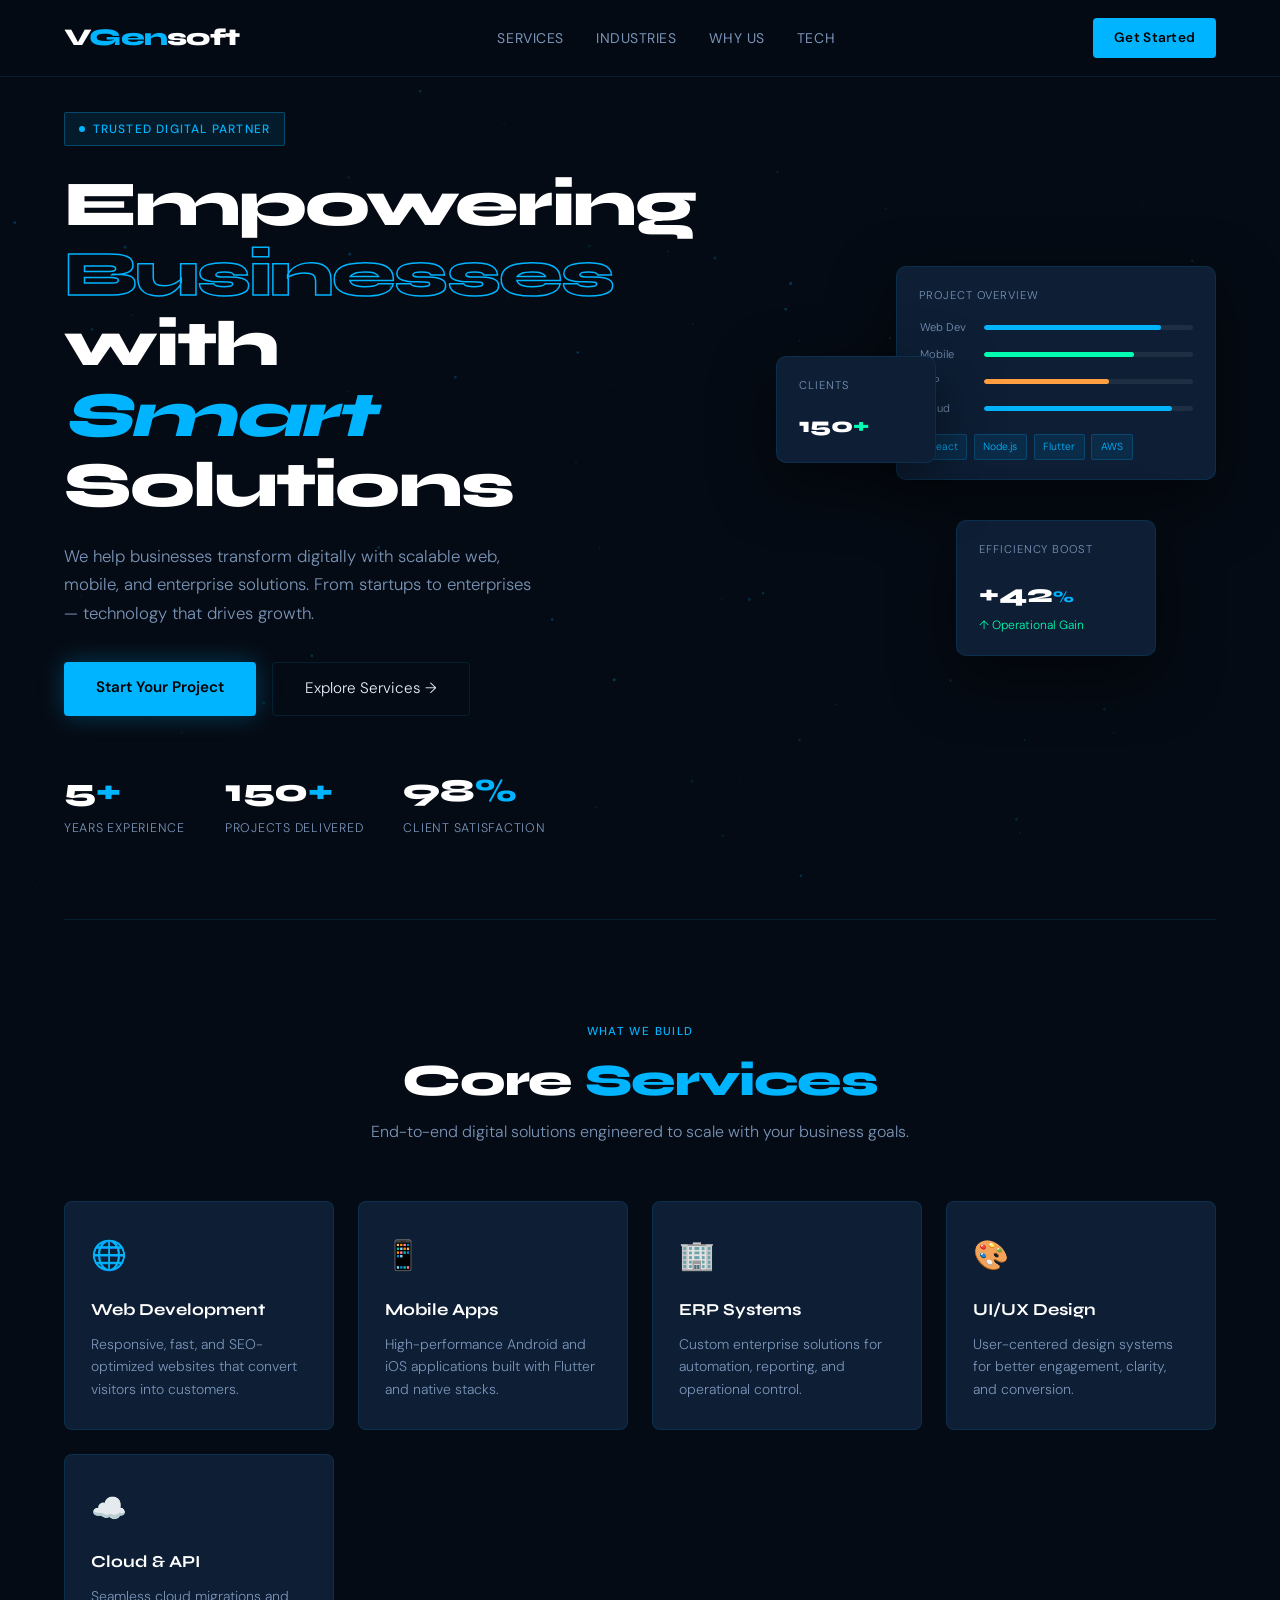
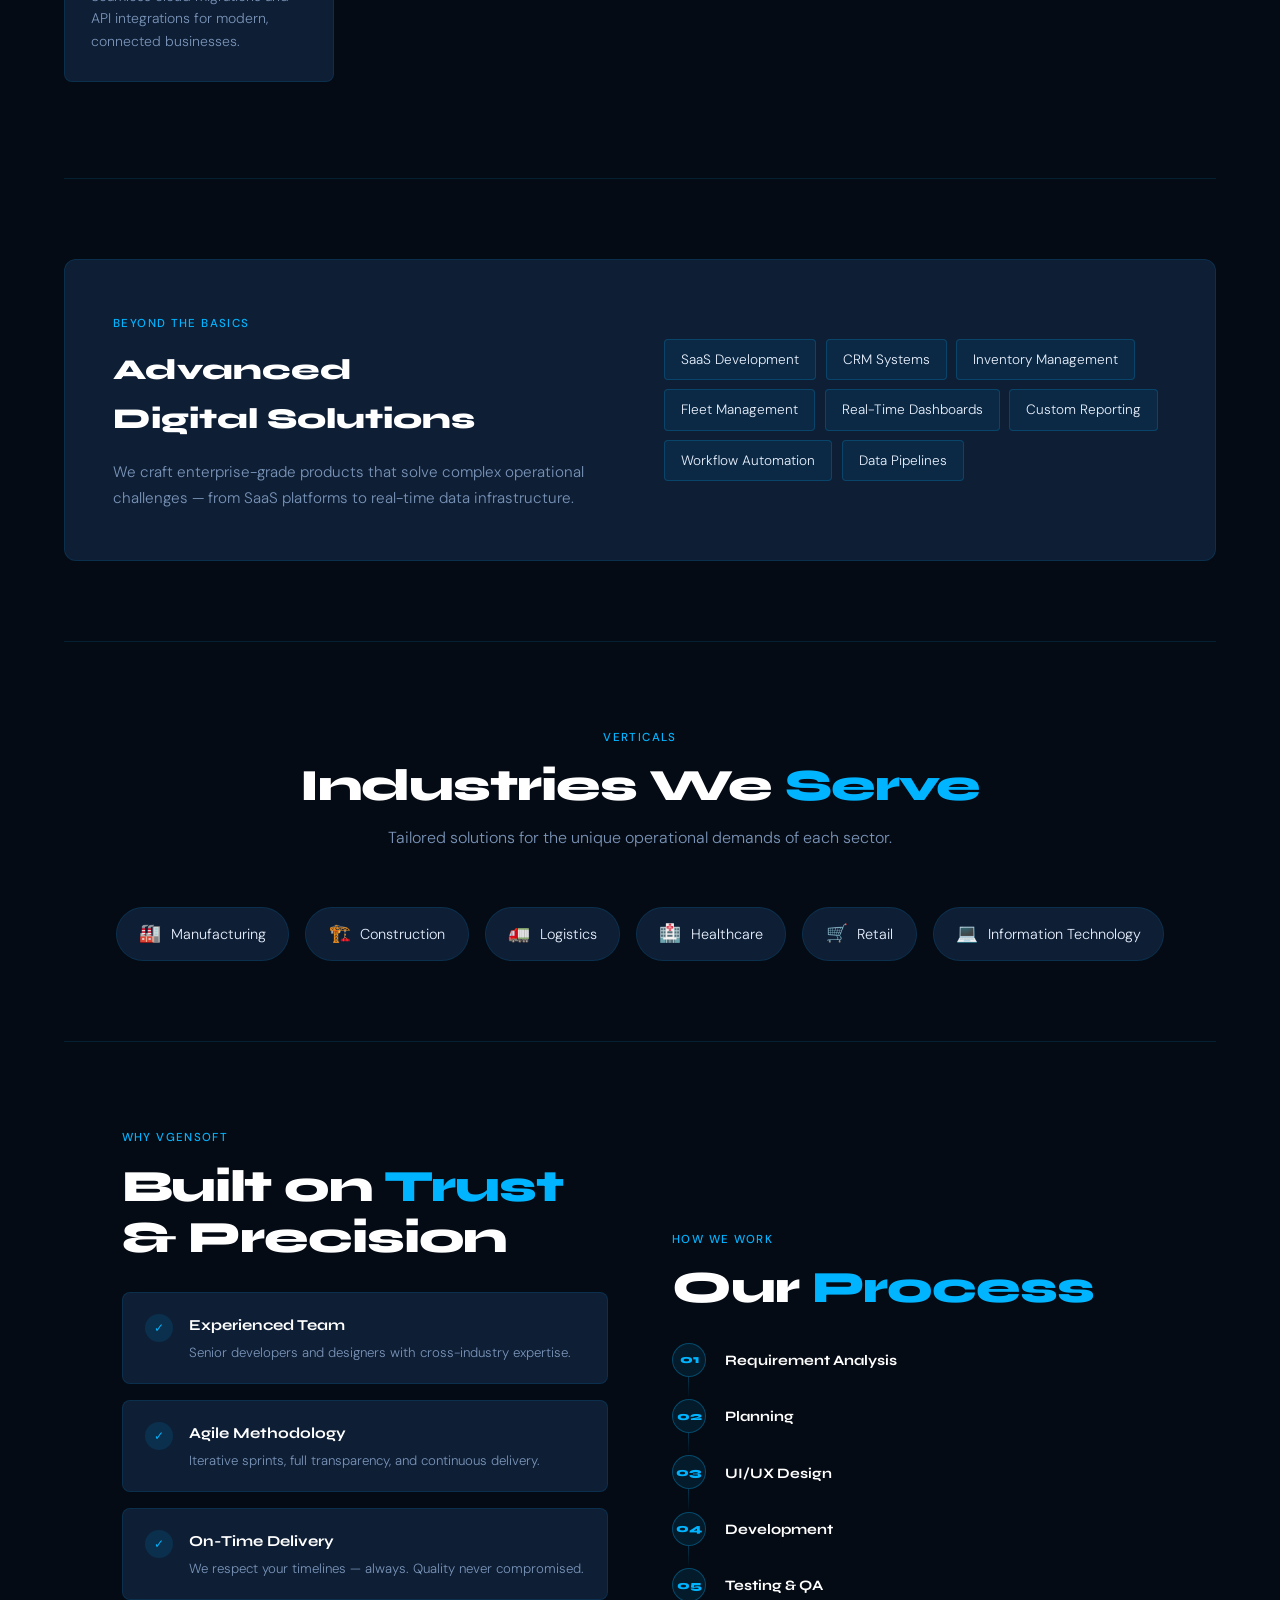
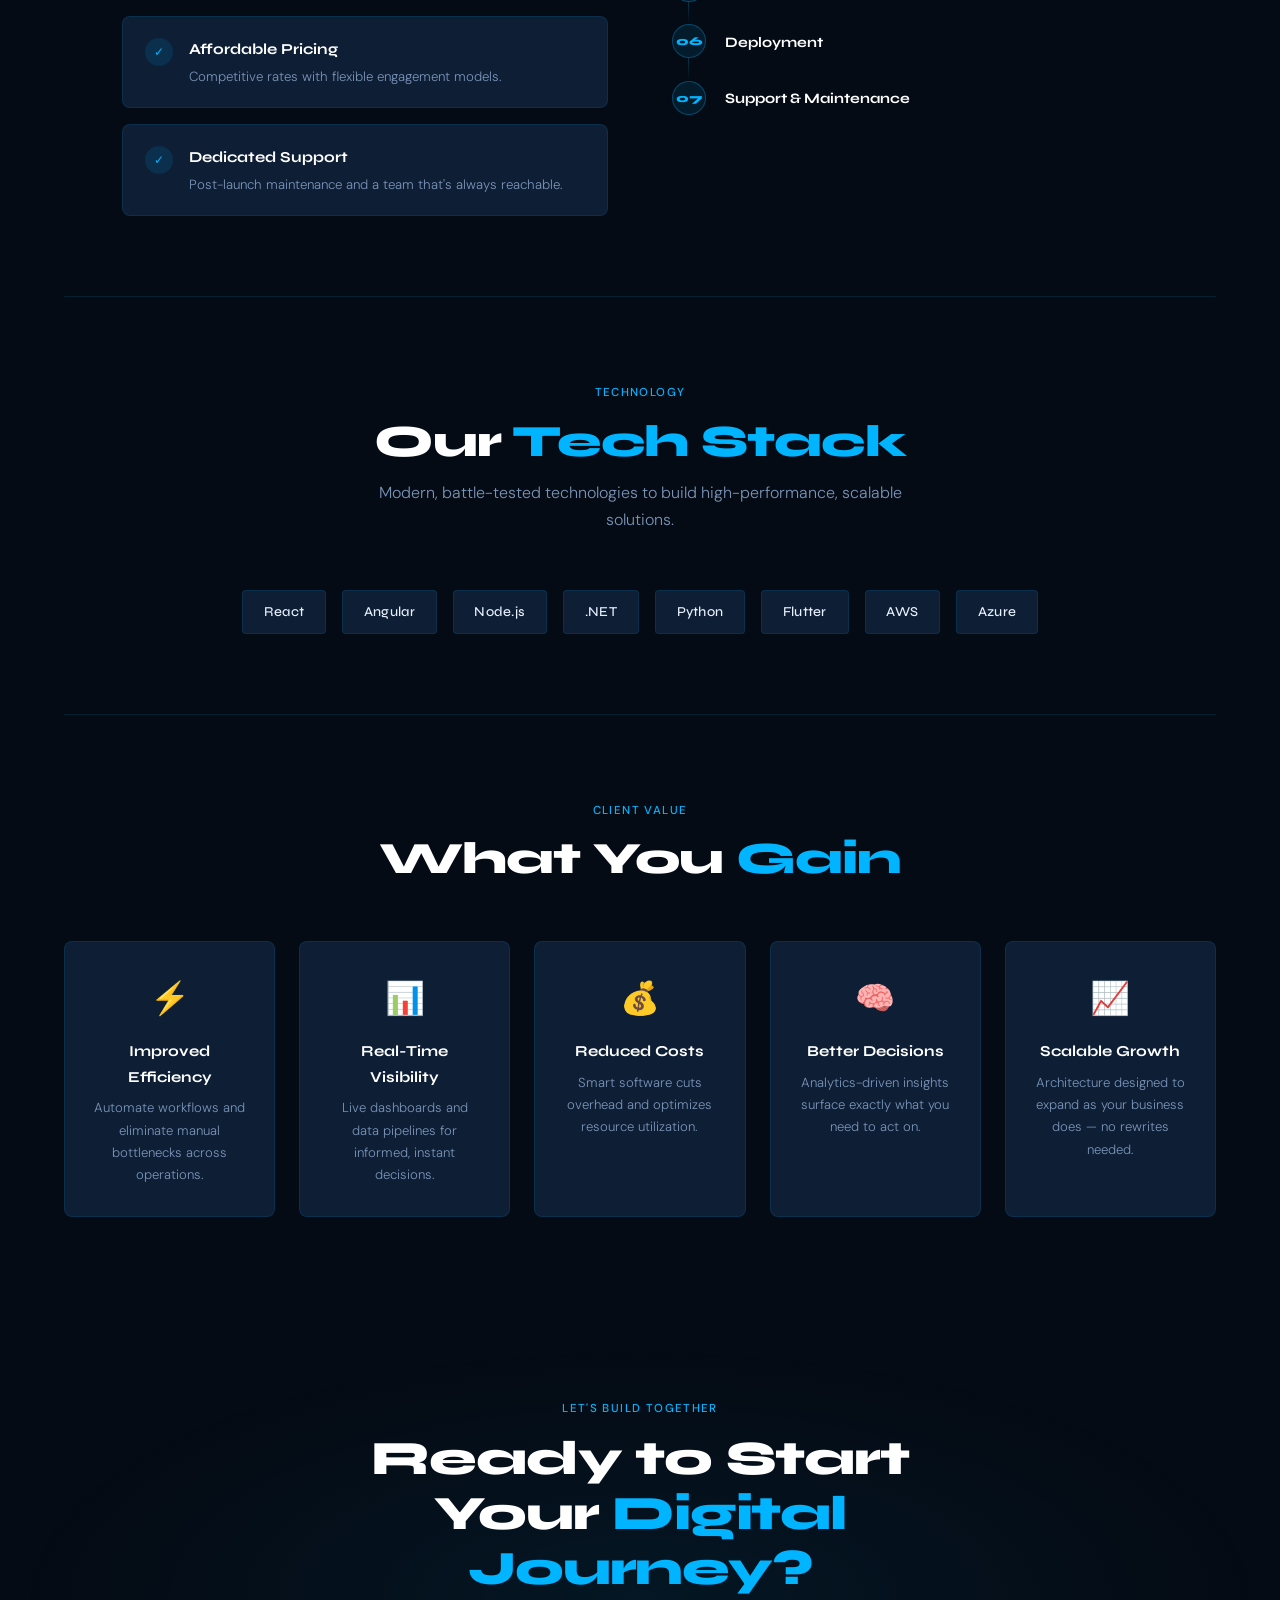
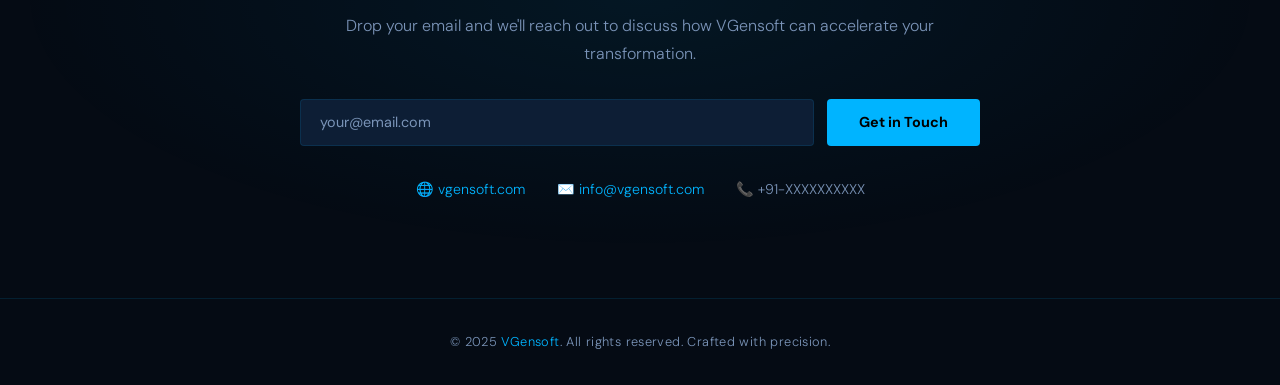
<file: summa.html>
<!DOCTYPE html>
<html lang="en">
<head>
<meta charset="UTF-8" />
<meta name="viewport" content="width=device-width, initial-scale=1.0"/>
<title>VGensoft – Smart Digital Solutions</title>
<link rel="preconnect" href="https://fonts.googleapis.com">
<link href="https://fonts.googleapis.com/css2?family=Syne:wght@400;600;700;800&family=DM+Sans:ital,wght@0,300;0,400;0,500;1,300&display=swap" rel="stylesheet">
<style>
  *, *::before, *::after { margin: 0; padding: 0; box-sizing: border-box; }

  :root {
    --bg:       #050b14;
    --surface:  #0a1525;
    --card:     #0d1e35;
    --border:   rgba(0,180,255,0.12);
    --accent:   #00b4ff;
    --accent2:  #00ffb2;
    --text:     #e8f0fe;
    --muted:    #7a94b8;
    --heading:  #ffffff;
    --glow:     0 0 40px rgba(0,180,255,0.25);
  }

  html { scroll-behavior: smooth; }

  body {
    background: var(--bg);
    color: var(--text);
    font-family: 'DM Sans', sans-serif;
    font-weight: 300;
    line-height: 1.7;
    overflow-x: hidden;
  }

  /* ── SCROLLBAR ── */
  ::-webkit-scrollbar { width: 5px; }
  ::-webkit-scrollbar-track { background: var(--bg); }
  ::-webkit-scrollbar-thumb { background: var(--accent); border-radius: 3px; }

  /* ── CANVAS BG ── */
  #canvas-bg {
    position: fixed; inset: 0; z-index: 0;
    opacity: 0.35; pointer-events: none;
  }

  /* ── NAV ── */
  nav {
    position: fixed; top: 0; left: 0; right: 0; z-index: 100;
    display: flex; align-items: center; justify-content: space-between;
    padding: 1.1rem 5%;
    background: rgba(5,11,20,0.75);
    backdrop-filter: blur(18px);
    border-bottom: 1px solid var(--border);
    transition: all 0.3s;
  }
  nav.scrolled { padding: 0.7rem 5%; }
  .logo {
    font-family: 'Syne', sans-serif;
    font-size: 1.5rem; font-weight: 800;
    color: var(--heading);
    letter-spacing: -0.03em;
    text-decoration: none;
  }
  .logo span { color: var(--accent); }
  .nav-links { display: flex; gap: 2rem; list-style: none; }
  .nav-links a {
    text-decoration: none; color: var(--muted);
    font-size: 0.875rem; font-weight: 400;
    letter-spacing: 0.04em;
    transition: color 0.2s;
    text-transform: uppercase;
  }
  .nav-links a:hover { color: var(--accent); }
  .nav-cta {
    background: var(--accent); color: #000;
    padding: 0.5rem 1.3rem; border-radius: 4px;
    font-size: 0.85rem; font-weight: 600;
    text-decoration: none; letter-spacing: 0.02em;
    transition: all 0.25s;
  }
  .nav-cta:hover { background: var(--accent2); box-shadow: var(--glow); }
  .hamburger { display: none; flex-direction: column; gap: 5px; cursor: pointer; }
  .hamburger span { width: 24px; height: 2px; background: var(--text); border-radius: 2px; transition: 0.3s; }

  /* ── SECTIONS ── */
  section { position: relative; z-index: 1; }

  /* ── HERO ── */
  #hero {
    min-height: 100vh;
    display: flex; align-items: center;
    padding: 7rem 5% 5rem;
    overflow: hidden;
  }
  .hero-inner {
    max-width: 1200px; margin: 0 auto; width: 100%;
    display: grid; grid-template-columns: 1fr 1fr; gap: 4rem; align-items: center;
  }
  .badge {
    display: inline-flex; align-items: center; gap: 0.5rem;
    background: rgba(0,180,255,0.1);
    border: 1px solid rgba(0,180,255,0.3);
    color: var(--accent); font-size: 0.75rem; font-weight: 500;
    letter-spacing: 0.1em; text-transform: uppercase;
    padding: 0.35rem 0.85rem; border-radius: 2px; margin-bottom: 1.5rem;
    animation: fadeUp 0.6s ease both;
  }
  .badge::before { content:''; width:6px; height:6px; border-radius:50%; background:var(--accent); animation: pulse 1.5s infinite; }
  @keyframes pulse { 0%,100%{opacity:1} 50%{opacity:0.3} }

  h1 {
    font-family: 'Syne', sans-serif;
    font-size: clamp(2.6rem, 5vw, 4rem);
    font-weight: 800; line-height: 1.1;
    color: var(--heading); letter-spacing: -0.03em;
    animation: fadeUp 0.7s 0.1s ease both;
  }
  h1 .accent { color: var(--accent); }
  h1 .outline {
    -webkit-text-stroke: 1.5px var(--accent);
    color: transparent;
  }
  .hero-sub {
    margin-top: 1.25rem; font-size: 1.05rem;
    color: var(--muted); max-width: 480px;
    animation: fadeUp 0.7s 0.2s ease both;
  }
  .hero-btns {
    display: flex; gap: 1rem; margin-top: 2.2rem; flex-wrap: wrap;
    animation: fadeUp 0.7s 0.3s ease both;
  }
  .btn-primary {
    background: var(--accent); color: #000;
    padding: 0.8rem 2rem; border-radius: 4px;
    font-weight: 600; font-size: 0.95rem;
    text-decoration: none; transition: all 0.25s;
    box-shadow: 0 0 25px rgba(0,180,255,0.3);
  }
  .btn-primary:hover { background: var(--accent2); box-shadow: 0 0 40px rgba(0,255,178,0.35); transform: translateY(-1px); }
  .btn-secondary {
    border: 1px solid var(--border);
    color: var(--text); padding: 0.8rem 2rem;
    border-radius: 4px; font-size: 0.95rem;
    text-decoration: none; transition: all 0.25s;
  }
  .btn-secondary:hover { border-color: var(--accent); color: var(--accent); }

  .hero-stats {
    display: flex; gap: 2.5rem; margin-top: 3rem;
    animation: fadeUp 0.7s 0.4s ease both;
  }
  .stat-val {
    font-family: 'Syne', sans-serif;
    font-size: 2rem; font-weight: 800; color: var(--heading);
  }
  .stat-val span { color: var(--accent); }
  .stat-label { font-size: 0.78rem; color: var(--muted); text-transform: uppercase; letter-spacing: 0.06em; }

  /* Hero visual */
  .hero-visual {
    position: relative; height: 480px;
    animation: fadeUp 0.9s 0.2s ease both;
  }
  .dashboard-card {
    position: absolute; border-radius: 10px;
    background: var(--card);
    border: 1px solid var(--border);
    backdrop-filter: blur(10px);
    padding: 1.2rem 1.4rem;
    box-shadow: 0 20px 60px rgba(0,0,0,0.5);
  }
  .dc-main { width: 320px; top: 30px; right: 0; }
  .dc-small { width: 200px; bottom: 60px; right: 60px; animation: float 4s ease-in-out infinite; }
  .dc-tiny  { width: 160px; top: 120px; right: 280px; animation: float 5s 1s ease-in-out infinite; }
  @keyframes float { 0%,100%{transform:translateY(0)} 50%{transform:translateY(-10px)} }
  .dc-title { font-size: 0.7rem; text-transform: uppercase; letter-spacing: 0.08em; color: var(--muted); margin-bottom: 0.8rem; }
  .bar-row { display:flex; align-items:center; gap:0.6rem; margin-bottom:0.5rem; }
  .bar-label { font-size:0.7rem; color:var(--muted); width:55px; }
  .bar-track { flex:1; height:5px; background:rgba(255,255,255,0.07); border-radius:3px; overflow:hidden; }
  .bar-fill { height:100%; border-radius:3px; }
  .bar-fill.blue  { background: var(--accent); }
  .bar-fill.green { background: var(--accent2); }
  .bar-fill.orange{ background: #ff9f43; }
  .dc-metric { font-family:'Syne',sans-serif; font-size:1.6rem; font-weight:800; color:var(--heading); }
  .dc-up { color: var(--accent2); font-size:0.75rem; }
  .chip-row { display:flex; gap:0.4rem; flex-wrap:wrap; }
  .chip {
    font-size:0.65rem; padding:0.2rem 0.55rem; border-radius:2px;
    background: rgba(0,180,255,0.1); color:var(--accent);
    border:1px solid rgba(0,180,255,0.2);
  }

  /* ── SECTION COMMON ── */
  .section-header { text-align:center; margin-bottom: 3.5rem; }
  .section-tag {
    display:inline-block; font-size:0.72rem; font-weight:500;
    letter-spacing:0.12em; text-transform:uppercase;
    color:var(--accent); margin-bottom:0.8rem;
  }
  h2 {
    font-family:'Syne',sans-serif; font-size:clamp(1.9rem,3.5vw,2.8rem);
    font-weight:800; color:var(--heading); letter-spacing:-0.025em; line-height:1.15;
  }
  h2 em { font-style:normal; color:var(--accent); }
  .section-sub { color:var(--muted); font-size:1rem; max-width:540px; margin:0.75rem auto 0; }

  /* ── SERVICES ── */
  #services { padding: 6rem 5%; }
  .services-grid {
    max-width:1200px; margin:0 auto;
    display:grid; grid-template-columns:repeat(auto-fit,minmax(220px,1fr)); gap:1.5rem;
  }
  .service-card {
    background: var(--card); border: 1px solid var(--border);
    border-radius:8px; padding:1.8rem 1.6rem;
    transition: all 0.3s; cursor:default;
    position:relative; overflow:hidden;
  }
  .service-card::before {
    content:''; position:absolute; inset:0;
    background: linear-gradient(135deg,rgba(0,180,255,0.06),transparent);
    opacity:0; transition:0.3s;
  }
  .service-card:hover { border-color: rgba(0,180,255,0.4); transform:translateY(-4px); box-shadow: var(--glow); }
  .service-card:hover::before { opacity:1; }
  .svc-icon { font-size:1.8rem; margin-bottom:1rem; }
  .svc-name { font-family:'Syne',sans-serif; font-size:1.05rem; font-weight:700; color:var(--heading); margin-bottom:0.5rem; }
  .svc-desc { font-size:0.875rem; color:var(--muted); line-height:1.6; }

  /* ── ADVANCED ── */
  #advanced { padding: 4rem 5%; }
  .advanced-inner {
    max-width:1200px; margin:0 auto;
    background: var(--card); border: 1px solid var(--border);
    border-radius:12px; padding: 3rem;
    display:grid; grid-template-columns:1fr 1fr; gap:3rem; align-items:center;
  }
  .adv-tag-grid { display:flex; flex-wrap:wrap; gap:0.6rem; }
  .adv-tag {
    padding:0.5rem 1rem; border-radius:4px;
    background: rgba(0,180,255,0.08);
    border: 1px solid rgba(0,180,255,0.2);
    color:var(--text); font-size:0.85rem;
    transition:0.2s;
  }
  .adv-tag:hover { background:rgba(0,180,255,0.18); color:var(--accent); }
  .adv-text h3 { font-family:'Syne',sans-serif; font-size:1.8rem; font-weight:800; color:var(--heading); margin-bottom:1rem; }
  .adv-text p { color:var(--muted); font-size:0.95rem; }

  /* ── INDUSTRIES ── */
  #industries { padding: 5rem 5%; }
  .industries-inner { max-width:1200px; margin:0 auto; }
  .industry-list {
    display:flex; flex-wrap:wrap; gap:1rem; justify-content:center;
    margin-top:2.5rem;
  }
  .ind-pill {
    display:flex; align-items:center; gap:0.6rem;
    background:var(--card); border:1px solid var(--border);
    padding:0.7rem 1.4rem; border-radius:100px;
    font-size:0.9rem; color:var(--text);
    transition:0.25s; cursor:default;
  }
  .ind-pill span { font-size:1.1rem; }
  .ind-pill:hover { border-color:var(--accent); color:var(--accent); transform:scale(1.04); }

  /* ── WHY US ── */
  #why { padding: 5rem 5%; }
  .why-inner { max-width:1200px; margin:0 auto; display:grid; grid-template-columns:1fr 1fr; gap:4rem; align-items:center; }
  .why-visual { position:relative; }
  .why-big-num {
    font-family:'Syne',sans-serif; font-size:8rem; font-weight:800;
    color:rgba(0,180,255,0.07); line-height:1; user-select:none;
    position:absolute; top:-1rem; left:-1rem;
  }
  .why-list { display:flex; flex-direction:column; gap:1rem; }
  .why-item {
    display:flex; align-items:flex-start; gap:1rem;
    background:var(--card); border:1px solid var(--border);
    border-radius:8px; padding:1.2rem 1.4rem;
    transition:0.25s;
  }
  .why-item:hover { border-color:var(--accent); }
  .why-check {
    width:28px; height:28px; border-radius:50%;
    background:rgba(0,180,255,0.12);
    display:flex; align-items:center; justify-content:center;
    color:var(--accent); font-size:0.75rem; flex-shrink:0; margin-top:0.1rem;
  }
  .why-item-title { font-family:'Syne',sans-serif; font-size:0.95rem; font-weight:700; color:var(--heading); }
  .why-item-desc  { font-size:0.83rem; color:var(--muted); margin-top:0.2rem; }
  .process-steps { display:flex; flex-direction:column; gap:0; }
  .step {
    display:flex; gap:1.2rem; align-items:flex-start;
    position:relative; padding-bottom:1.4rem;
  }
  .step:last-child { padding-bottom:0; }
  .step-num {
    width:34px; height:34px; border-radius:50%;
    background:rgba(0,180,255,0.1); border:1px solid rgba(0,180,255,0.3);
    display:flex; align-items:center; justify-content:center;
    font-family:'Syne',sans-serif; font-size:0.75rem; font-weight:800;
    color:var(--accent); flex-shrink:0;
    position:relative; z-index:1;
  }
  .step-line {
    position:absolute; left:16px; top:34px; bottom:0;
    width:1px; background: linear-gradient(var(--accent),transparent);
    opacity:0.25;
  }
  .step-name { font-family:'Syne',sans-serif; font-size:0.9rem; font-weight:700; color:var(--heading); margin-top:0.4rem; }

  /* ── TECH STACK ── */
  #tech { padding:5rem 5%; }
  .tech-inner { max-width:1000px; margin:0 auto; }
  .tech-grid {
    display:flex; flex-wrap:wrap; gap:1rem; justify-content:center; margin-top:2.5rem;
  }
  .tech-chip {
    padding:0.6rem 1.3rem; border-radius:4px;
    background:var(--card); border:1px solid var(--border);
    font-size:0.85rem; font-weight:500; color:var(--text);
    font-family:'Syne',sans-serif; letter-spacing:0.02em;
    transition:0.25s;
  }
  .tech-chip:hover { border-color:var(--accent); color:var(--accent); transform:translateY(-2px); }

  /* ── BENEFITS ── */
  #benefits { padding:5rem 5%; }
  .benefits-grid {
    max-width:1200px; margin:0 auto;
    display:grid; grid-template-columns:repeat(auto-fit,minmax(200px,1fr)); gap:1.5rem;
  }
  .benefit-card {
    background:var(--card); border:1px solid var(--border);
    border-radius:8px; padding:1.8rem; text-align:center;
    transition:0.3s; position:relative; overflow:hidden;
  }
  .benefit-card::after {
    content:''; position:absolute; bottom:0; left:50%; transform:translateX(-50%);
    width:0; height:2px; background:var(--accent); transition:0.3s;
  }
  .benefit-card:hover::after { width:80%; }
  .benefit-card:hover { transform:translateY(-4px); }
  .ben-icon { font-size:2rem; margin-bottom:0.9rem; }
  .ben-title { font-family:'Syne',sans-serif; font-size:0.95rem; font-weight:700; color:var(--heading); }
  .ben-desc { font-size:0.82rem; color:var(--muted); margin-top:0.4rem; }

  /* ── CTA ── */
  #cta {
    padding:6rem 5%;
    background: radial-gradient(ellipse 70% 60% at 50% 50%, rgba(0,180,255,0.07) 0%, transparent 70%);
  }
  .cta-inner {
    max-width:680px; margin:0 auto; text-align:center;
  }
  .cta-inner h2 { font-size:clamp(2rem,4vw,3rem); }
  .cta-inner p { color:var(--muted); margin:1rem 0 2rem; font-size:1rem; }
  .cta-form { display:flex; gap:0.8rem; flex-wrap:wrap; justify-content:center; }
  .cta-form input {
    flex:1; min-width:220px; padding:0.85rem 1.2rem;
    background:var(--card); border:1px solid var(--border);
    border-radius:4px; color:var(--text); font-size:0.9rem;
    font-family:'DM Sans',sans-serif; outline:none; transition:0.2s;
  }
  .cta-form input:focus { border-color:var(--accent); box-shadow: 0 0 0 3px rgba(0,180,255,0.12); }
  .cta-form input::placeholder { color:var(--muted); }
  .cta-form button {
    padding:0.85rem 2rem; background:var(--accent); color:#000;
    border:none; border-radius:4px; font-weight:700;
    font-size:0.9rem; cursor:pointer; transition:0.25s;
    font-family:'DM Sans',sans-serif;
  }
  .cta-form button:hover { background:var(--accent2); box-shadow:var(--glow); }
  .contact-row {
    display:flex; gap:2rem; justify-content:center; flex-wrap:wrap;
    margin-top:2rem; font-size:0.88rem; color:var(--muted);
  }
  .contact-row a { color:var(--accent); text-decoration:none; }
  .contact-row a:hover { text-decoration:underline; }

  /* ── FOOTER ── */
  footer {
    border-top:1px solid var(--border);
    padding:2rem 5%; text-align:center;
    color:var(--muted); font-size:0.8rem; letter-spacing:0.03em;
  }
  footer a { color:var(--accent); text-decoration:none; }

  /* ── ANIMATIONS ── */
  @keyframes fadeUp {
    from { opacity:0; transform:translateY(24px); }
    to   { opacity:1; transform:translateY(0); }
  }
  .reveal { opacity:0; transform:translateY(30px); transition: opacity 0.65s, transform 0.65s; }
  .reveal.visible { opacity:1; transform:translateY(0); }

  /* ── DIVIDER ── */
  .divider { width:100%; height:1px; background:var(--border); max-width:1200px; margin:0 auto; }

  /* ── RESPONSIVE ── */
  @media(max-width:900px){
    .hero-inner, .advanced-inner, .why-inner { grid-template-columns:1fr; }
    .hero-visual { height:300px; }
    .dc-main { width:260px; top:0; right:50%; transform:translateX(50%); }
    .dc-small, .dc-tiny { display:none; }
    .why-big-num { font-size:5rem; }
    .nav-links, .nav-cta { display:none; }
    .hamburger { display:flex; }
  }
  @media(max-width:600px){
    .hero-stats { gap:1.5rem; }
    .stat-val { font-size:1.5rem; }
    .advanced-inner { padding:1.8rem; }
  }

  /* mobile menu */
  .mobile-menu {
    display:none; position:fixed; top:60px; left:0; right:0; z-index:99;
    background:rgba(5,11,20,0.97); backdrop-filter:blur(18px);
    border-bottom:1px solid var(--border);
    flex-direction:column; padding:1.5rem 5%;
  }
  .mobile-menu.open { display:flex; }
  .mobile-menu a {
    padding:0.75rem 0; color:var(--muted); text-decoration:none;
    border-bottom:1px solid var(--border); font-size:0.95rem;
    transition:0.2s;
  }
  .mobile-menu a:hover { color:var(--accent); }
  .mobile-menu a.cta-m { color:var(--accent); font-weight:600; border:none; margin-top:0.5rem; }
</style>
</head>
<body>

<canvas id="canvas-bg"></canvas>

<!-- NAV -->
<nav id="navbar">
  <a href="#" class="logo">V<span>Gen</span>soft</a>
  <ul class="nav-links">
    <li><a href="#services">Services</a></li>
    <li><a href="#industries">Industries</a></li>
    <li><a href="#why">Why Us</a></li>
    <li><a href="#tech">Tech</a></li>
  </ul>
  <a href="#cta" class="nav-cta">Get Started</a>
  <div class="hamburger" id="hamburger" onclick="toggleMenu()">
    <span></span><span></span><span></span>
  </div>
</nav>
<div class="mobile-menu" id="mobileMenu">
  <a href="#services" onclick="toggleMenu()">Services</a>
  <a href="#industries" onclick="toggleMenu()">Industries</a>
  <a href="#why" onclick="toggleMenu()">Why Us</a>
  <a href="#tech" onclick="toggleMenu()">Tech Stack</a>
  <a href="#cta" class="cta-m" onclick="toggleMenu()">Get Started →</a>
</div>

<!-- HERO -->
<section id="hero">
  <div class="hero-inner">
    <div class="hero-content">
      <div class="badge">Trusted Digital Partner</div>
      <h1>Empowering<br><span class="outline">Businesses</span> with<br><em class="accent">Smart</em> Solutions</h1>
      <p class="hero-sub">We help businesses transform digitally with scalable web, mobile, and enterprise solutions. From startups to enterprises — technology that drives growth.</p>
      <div class="hero-btns">
        <a href="#cta" class="btn-primary">Start Your Project</a>
        <a href="#services" class="btn-secondary">Explore Services →</a>
      </div>
      <div class="hero-stats">
        <div>
          <div class="stat-val">5<span>+</span></div>
          <div class="stat-label">Years Experience</div>
        </div>
        <div>
          <div class="stat-val">150<span>+</span></div>
          <div class="stat-label">Projects Delivered</div>
        </div>
        <div>
          <div class="stat-val">98<span>%</span></div>
          <div class="stat-label">Client Satisfaction</div>
        </div>
      </div>
    </div>

    <!-- Hero Visual Dashboard -->
    <div class="hero-visual">
      <div class="dashboard-card dc-main">
        <div class="dc-title">Project Overview</div>
        <div class="bar-row"><span class="bar-label">Web Dev</span><div class="bar-track"><div class="bar-fill blue" style="width:85%"></div></div></div>
        <div class="bar-row"><span class="bar-label">Mobile</span><div class="bar-track"><div class="bar-fill green" style="width:72%"></div></div></div>
        <div class="bar-row"><span class="bar-label">ERP</span><div class="bar-track"><div class="bar-fill orange" style="width:60%"></div></div></div>
        <div class="bar-row"><span class="bar-label">Cloud</span><div class="bar-track"><div class="bar-fill blue" style="width:90%"></div></div></div>
        <div style="margin-top:1rem;" class="chip-row">
          <span class="chip">React</span><span class="chip">Node.js</span><span class="chip">Flutter</span><span class="chip">AWS</span>
        </div>
      </div>
      <div class="dashboard-card dc-small">
        <div class="dc-title">Efficiency Boost</div>
        <div class="dc-metric">+42<span style="font-size:1rem;color:var(--accent)">%</span></div>
        <div class="dc-up">↑ Operational Gain</div>
      </div>
      <div class="dashboard-card dc-tiny">
        <div class="dc-title">Clients</div>
        <div class="dc-metric" style="font-size:1.3rem">150<span style="color:var(--accent2)">+</span></div>
      </div>
    </div>
  </div>
</section>

<div style="padding:0 5%;"><div class="divider"></div></div>

<!-- SERVICES -->
<section id="services">
  <div class="section-header reveal">
    <div class="section-tag">What We Build</div>
    <h2>Core <em>Services</em></h2>
    <p class="section-sub">End-to-end digital solutions engineered to scale with your business goals.</p>
  </div>
  <div class="services-grid">
    <div class="service-card reveal">
      <div class="svc-icon">🌐</div>
      <div class="svc-name">Web Development</div>
      <div class="svc-desc">Responsive, fast, and SEO-optimized websites that convert visitors into customers.</div>
    </div>
    <div class="service-card reveal">
      <div class="svc-icon">📱</div>
      <div class="svc-name">Mobile Apps</div>
      <div class="svc-desc">High-performance Android and iOS applications built with Flutter and native stacks.</div>
    </div>
    <div class="service-card reveal">
      <div class="svc-icon">🏢</div>
      <div class="svc-name">ERP Systems</div>
      <div class="svc-desc">Custom enterprise solutions for automation, reporting, and operational control.</div>
    </div>
    <div class="service-card reveal">
      <div class="svc-icon">🎨</div>
      <div class="svc-name">UI/UX Design</div>
      <div class="svc-desc">User-centered design systems for better engagement, clarity, and conversion.</div>
    </div>
    <div class="service-card reveal">
      <div class="svc-icon">☁️</div>
      <div class="svc-name">Cloud & API</div>
      <div class="svc-desc">Seamless cloud migrations and API integrations for modern, connected businesses.</div>
    </div>
  </div>
</section>

<div style="padding:0 5%;"><div class="divider"></div></div>

<!-- ADVANCED SOLUTIONS -->
<section id="advanced" style="padding:5rem 5%;">
  <div class="advanced-inner reveal">
    <div class="adv-text">
      <div class="section-tag">Beyond the Basics</div>
      <h3>Advanced<br>Digital Solutions</h3>
      <p>We craft enterprise-grade products that solve complex operational challenges — from SaaS platforms to real-time data infrastructure.</p>
    </div>
    <div class="adv-tag-grid">
      <div class="adv-tag">SaaS Development</div>
      <div class="adv-tag">CRM Systems</div>
      <div class="adv-tag">Inventory Management</div>
      <div class="adv-tag">Fleet Management</div>
      <div class="adv-tag">Real-Time Dashboards</div>
      <div class="adv-tag">Custom Reporting</div>
      <div class="adv-tag">Workflow Automation</div>
      <div class="adv-tag">Data Pipelines</div>
    </div>
  </div>
</section>

<div style="padding:0 5%;"><div class="divider"></div></div>

<!-- INDUSTRIES -->
<section id="industries">
  <div style="max-width:1200px;margin:0 auto;">
    <div class="section-header reveal">
      <div class="section-tag">Verticals</div>
      <h2>Industries We <em>Serve</em></h2>
      <p class="section-sub">Tailored solutions for the unique operational demands of each sector.</p>
    </div>
    <div class="industry-list reveal">
      <div class="ind-pill"><span>🏭</span> Manufacturing</div>
      <div class="ind-pill"><span>🏗️</span> Construction</div>
      <div class="ind-pill"><span>🚛</span> Logistics</div>
      <div class="ind-pill"><span>🏥</span> Healthcare</div>
      <div class="ind-pill"><span>🛒</span> Retail</div>
      <div class="ind-pill"><span>💻</span> Information Technology</div>
    </div>
  </div>
</section>

<div style="padding:0 5%;"><div class="divider"></div></div>

<!-- WHY US + PROCESS -->
<section id="why">
  <div class="why-inner" style="max-width:1200px;margin:0 auto;padding:0 5%;">
    <div>
      <div class="section-tag">Why VGensoft</div>
      <h2 style="margin-bottom:1.8rem;">Built on <em>Trust</em><br>& Precision</h2>
      <div class="why-list">
        <div class="why-item reveal">
          <div class="why-check">✓</div>
          <div>
            <div class="why-item-title">Experienced Team</div>
            <div class="why-item-desc">Senior developers and designers with cross-industry expertise.</div>
          </div>
        </div>
        <div class="why-item reveal">
          <div class="why-check">✓</div>
          <div>
            <div class="why-item-title">Agile Methodology</div>
            <div class="why-item-desc">Iterative sprints, full transparency, and continuous delivery.</div>
          </div>
        </div>
        <div class="why-item reveal">
          <div class="why-check">✓</div>
          <div>
            <div class="why-item-title">On-Time Delivery</div>
            <div class="why-item-desc">We respect your timelines — always. Quality never compromised.</div>
          </div>
        </div>
        <div class="why-item reveal">
          <div class="why-check">✓</div>
          <div>
            <div class="why-item-title">Affordable Pricing</div>
            <div class="why-item-desc">Competitive rates with flexible engagement models.</div>
          </div>
        </div>
        <div class="why-item reveal">
          <div class="why-check">✓</div>
          <div>
            <div class="why-item-title">Dedicated Support</div>
            <div class="why-item-desc">Post-launch maintenance and a team that's always reachable.</div>
          </div>
        </div>
      </div>
    </div>
    <div>
      <div class="section-tag">How We Work</div>
      <h2 style="margin-bottom:1.8rem;">Our <em>Process</em></h2>
      <div class="process-steps">
        <div class="step reveal">
          <div><div class="step-num">01</div><div class="step-line"></div></div>
          <div class="step-name">Requirement Analysis</div>
        </div>
        <div class="step reveal">
          <div><div class="step-num">02</div><div class="step-line"></div></div>
          <div class="step-name">Planning</div>
        </div>
        <div class="step reveal">
          <div><div class="step-num">03</div><div class="step-line"></div></div>
          <div class="step-name">UI/UX Design</div>
        </div>
        <div class="step reveal">
          <div><div class="step-num">04</div><div class="step-line"></div></div>
          <div class="step-name">Development</div>
        </div>
        <div class="step reveal">
          <div><div class="step-num">05</div><div class="step-line"></div></div>
          <div class="step-name">Testing & QA</div>
        </div>
        <div class="step reveal">
          <div><div class="step-num">06</div><div class="step-line"></div></div>
          <div class="step-name">Deployment</div>
        </div>
        <div class="step reveal">
          <div><div class="step-num">07</div></div>
          <div class="step-name">Support & Maintenance</div>
        </div>
      </div>
    </div>
  </div>
</section>

<div style="padding:0 5%;"><div class="divider"></div></div>

<!-- TECH STACK -->
<section id="tech">
  <div class="tech-inner">
    <div class="section-header reveal">
      <div class="section-tag">Technology</div>
      <h2>Our <em>Tech Stack</em></h2>
      <p class="section-sub">Modern, battle-tested technologies to build high-performance, scalable solutions.</p>
    </div>
    <div class="tech-grid reveal">
      <div class="tech-chip">React</div>
      <div class="tech-chip">Angular</div>
      <div class="tech-chip">Node.js</div>
      <div class="tech-chip">.NET</div>
      <div class="tech-chip">Python</div>
      <div class="tech-chip">Flutter</div>
      <div class="tech-chip">AWS</div>
      <div class="tech-chip">Azure</div>
    </div>
  </div>
</section>

<div style="padding:0 5%;"><div class="divider"></div></div>

<!-- BENEFITS -->
<section id="benefits">
  <div class="section-header reveal">
    <div class="section-tag">Client Value</div>
    <h2>What You <em>Gain</em></h2>
  </div>
  <div class="benefits-grid">
    <div class="benefit-card reveal">
      <div class="ben-icon">⚡</div>
      <div class="ben-title">Improved Efficiency</div>
      <div class="ben-desc">Automate workflows and eliminate manual bottlenecks across operations.</div>
    </div>
    <div class="benefit-card reveal">
      <div class="ben-icon">📊</div>
      <div class="ben-title">Real-Time Visibility</div>
      <div class="ben-desc">Live dashboards and data pipelines for informed, instant decisions.</div>
    </div>
    <div class="benefit-card reveal">
      <div class="ben-icon">💰</div>
      <div class="ben-title">Reduced Costs</div>
      <div class="ben-desc">Smart software cuts overhead and optimizes resource utilization.</div>
    </div>
    <div class="benefit-card reveal">
      <div class="ben-icon">🧠</div>
      <div class="ben-title">Better Decisions</div>
      <div class="ben-desc">Analytics-driven insights surface exactly what you need to act on.</div>
    </div>
    <div class="benefit-card reveal">
      <div class="ben-icon">📈</div>
      <div class="ben-title">Scalable Growth</div>
      <div class="ben-desc">Architecture designed to expand as your business does — no rewrites needed.</div>
    </div>
  </div>
</section>

<!-- CTA -->
<section id="cta">
  <div class="cta-inner">
    <div class="section-tag reveal">Let's Build Together</div>
    <h2 class="reveal">Ready to Start Your <em>Digital Journey?</em></h2>
    <p class="reveal">Drop your email and we'll reach out to discuss how VGensoft can accelerate your transformation.</p>
    <div class="cta-form reveal">
      <input type="email" placeholder="your@email.com" id="emailInput" />
      <button onclick="handleCTA()">Get in Touch</button>
    </div>
    <div id="formMsg" style="margin-top:1rem;font-size:0.85rem;color:var(--accent2);display:none;">
      ✓ Thanks! We'll reach out to you shortly.
    </div>
    <div class="contact-row reveal">
      <span>🌐 <a href="https://vgensoft.com" target="_blank">vgensoft.com</a></span>
      <span>✉️ <a href="mailto:info@vgensoft.com">info@vgensoft.com</a></span>
      <span>📞 +91-XXXXXXXXXX</span>
    </div>
  </div>
</section>

<!-- FOOTER -->
<footer>
  <p>© 2025 <a href="https://vgensoft.com">VGensoft</a>. All rights reserved. Crafted with precision.</p>
</footer>

<script>
/* ── ANIMATED CANVAS BG ── */
const canvas = document.getElementById('canvas-bg');
const ctx = canvas.getContext('2d');
let W, H, particles = [];

function resizeCanvas() {
  W = canvas.width = window.innerWidth;
  H = canvas.height = window.innerHeight;
}
resizeCanvas();
window.addEventListener('resize', resizeCanvas);

function createParticles() {
  particles = [];
  const count = Math.floor(W / 12);
  for (let i = 0; i < count; i++) {
    particles.push({
      x: Math.random() * W,
      y: Math.random() * H,
      r: Math.random() * 1.5 + 0.3,
      dx: (Math.random() - 0.5) * 0.4,
      dy: (Math.random() - 0.5) * 0.4,
      alpha: Math.random() * 0.6 + 0.2
    });
  }
}
createParticles();

function drawCanvas() {
  ctx.clearRect(0, 0, W, H);
  particles.forEach((p, i) => {
    ctx.beginPath();
    ctx.arc(p.x, p.y, p.r, 0, Math.PI * 2);
    ctx.fillStyle = `rgba(0,180,255,${p.alpha})`;
    ctx.fill();
    // connect nearby
    for (let j = i + 1; j < particles.length; j++) {
      const q = particles[j];
      const d = Math.hypot(p.x - q.x, p.y - q.y);
      if (d < 120) {
        ctx.beginPath();
        ctx.moveTo(p.x, p.y);
        ctx.lineTo(q.x, q.y);
        ctx.strokeStyle = `rgba(0,180,255,${0.08 * (1 - d / 120)})`;
        ctx.lineWidth = 0.5;
        ctx.stroke();
      }
    }
    p.x += p.dx; p.y += p.dy;
    if (p.x < 0 || p.x > W) p.dx *= -1;
    if (p.y < 0 || p.y > H) p.dy *= -1;
  });
  requestAnimationFrame(drawCanvas);
}
drawCanvas();

/* ── NAVBAR SCROLL ── */
const nav = document.getElementById('navbar');
window.addEventListener('scroll', () => {
  nav.classList.toggle('scrolled', window.scrollY > 50);
});

/* ── SCROLL REVEAL ── */
const reveals = document.querySelectorAll('.reveal');
const observer = new IntersectionObserver((entries) => {
  entries.forEach(e => {
    if (e.isIntersecting) {
      e.target.classList.add('visible');
      observer.unobserve(e.target);
    }
  });
}, { threshold: 0.1 });
reveals.forEach(r => observer.observe(r));

/* ── MOBILE MENU ── */
function toggleMenu() {
  const m = document.getElementById('mobileMenu');
  m.classList.toggle('open');
}

/* ── CTA FORM ── */
function handleCTA() {
  const email = document.getElementById('emailInput').value.trim();
  const msg = document.getElementById('formMsg');
  if (!email || !/\S+@\S+\.\S+/.test(email)) {
    document.getElementById('emailInput').style.borderColor = '#ff6b6b';
    return;
  }
  document.getElementById('emailInput').style.borderColor = 'var(--accent2)';
  msg.style.display = 'block';
  document.getElementById('emailInput').value = '';
  setTimeout(() => msg.style.display = 'none', 4000);
}

/* ── BAR ANIMATION ON LOAD ── */
document.querySelectorAll('.bar-fill').forEach(bar => {
  const w = bar.style.width;
  bar.style.width = '0';
  setTimeout(() => {
    bar.style.transition = 'width 1.2s cubic-bezier(0.4,0,0.2,1)';
    bar.style.width = w;
  }, 600);
});
</script>
</body>
</html>
</file>
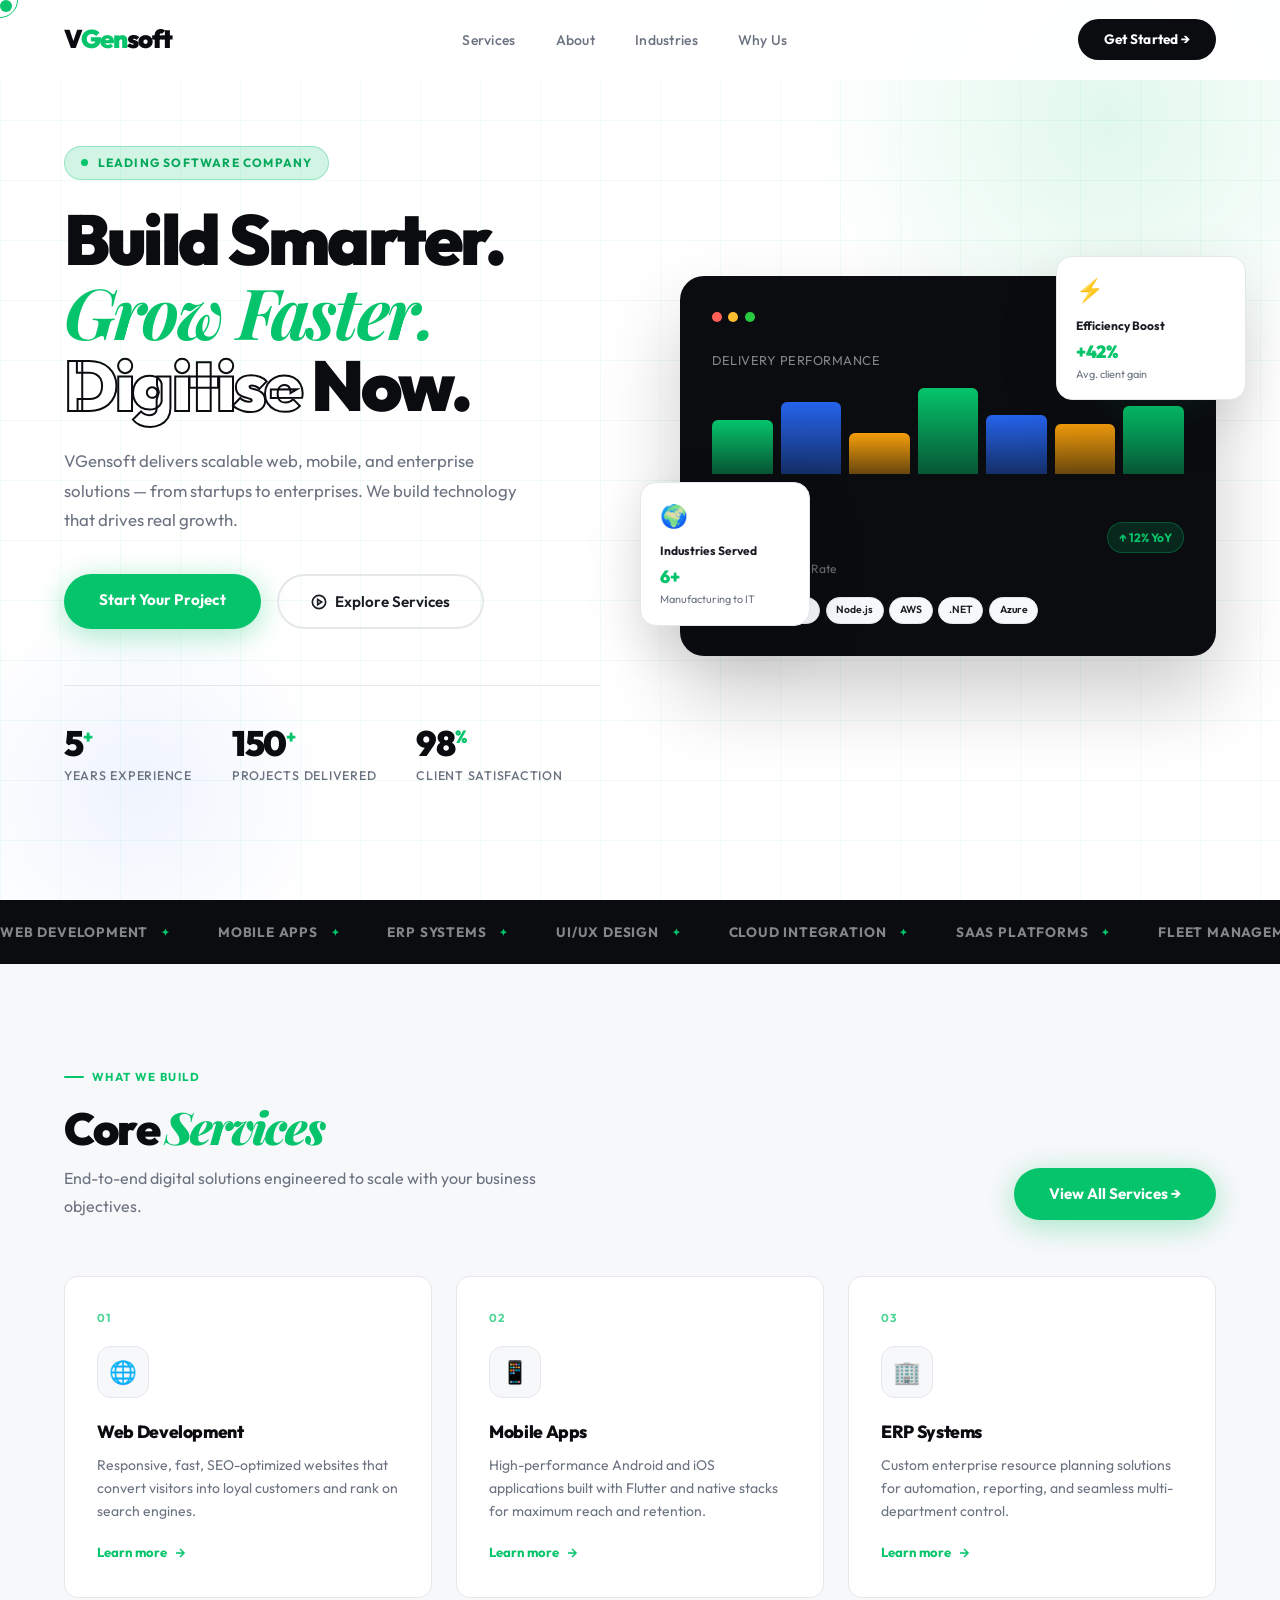
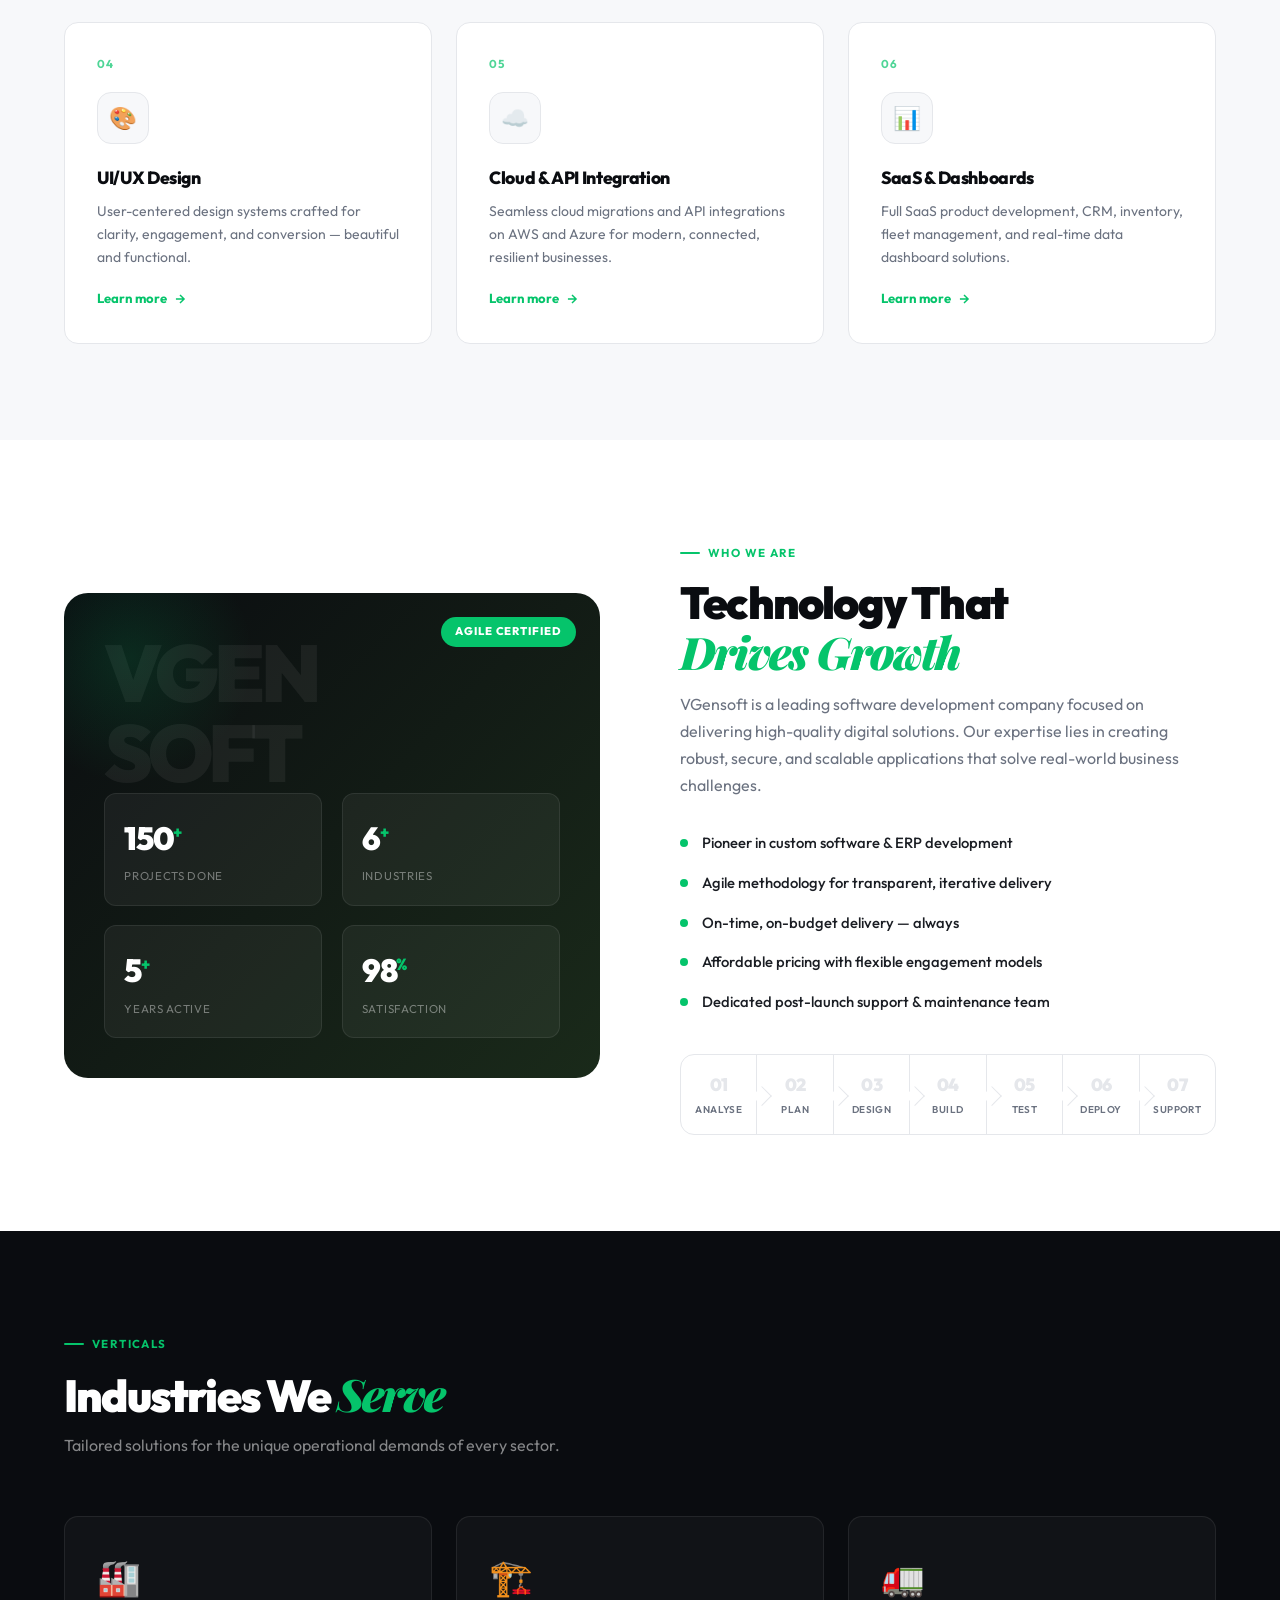
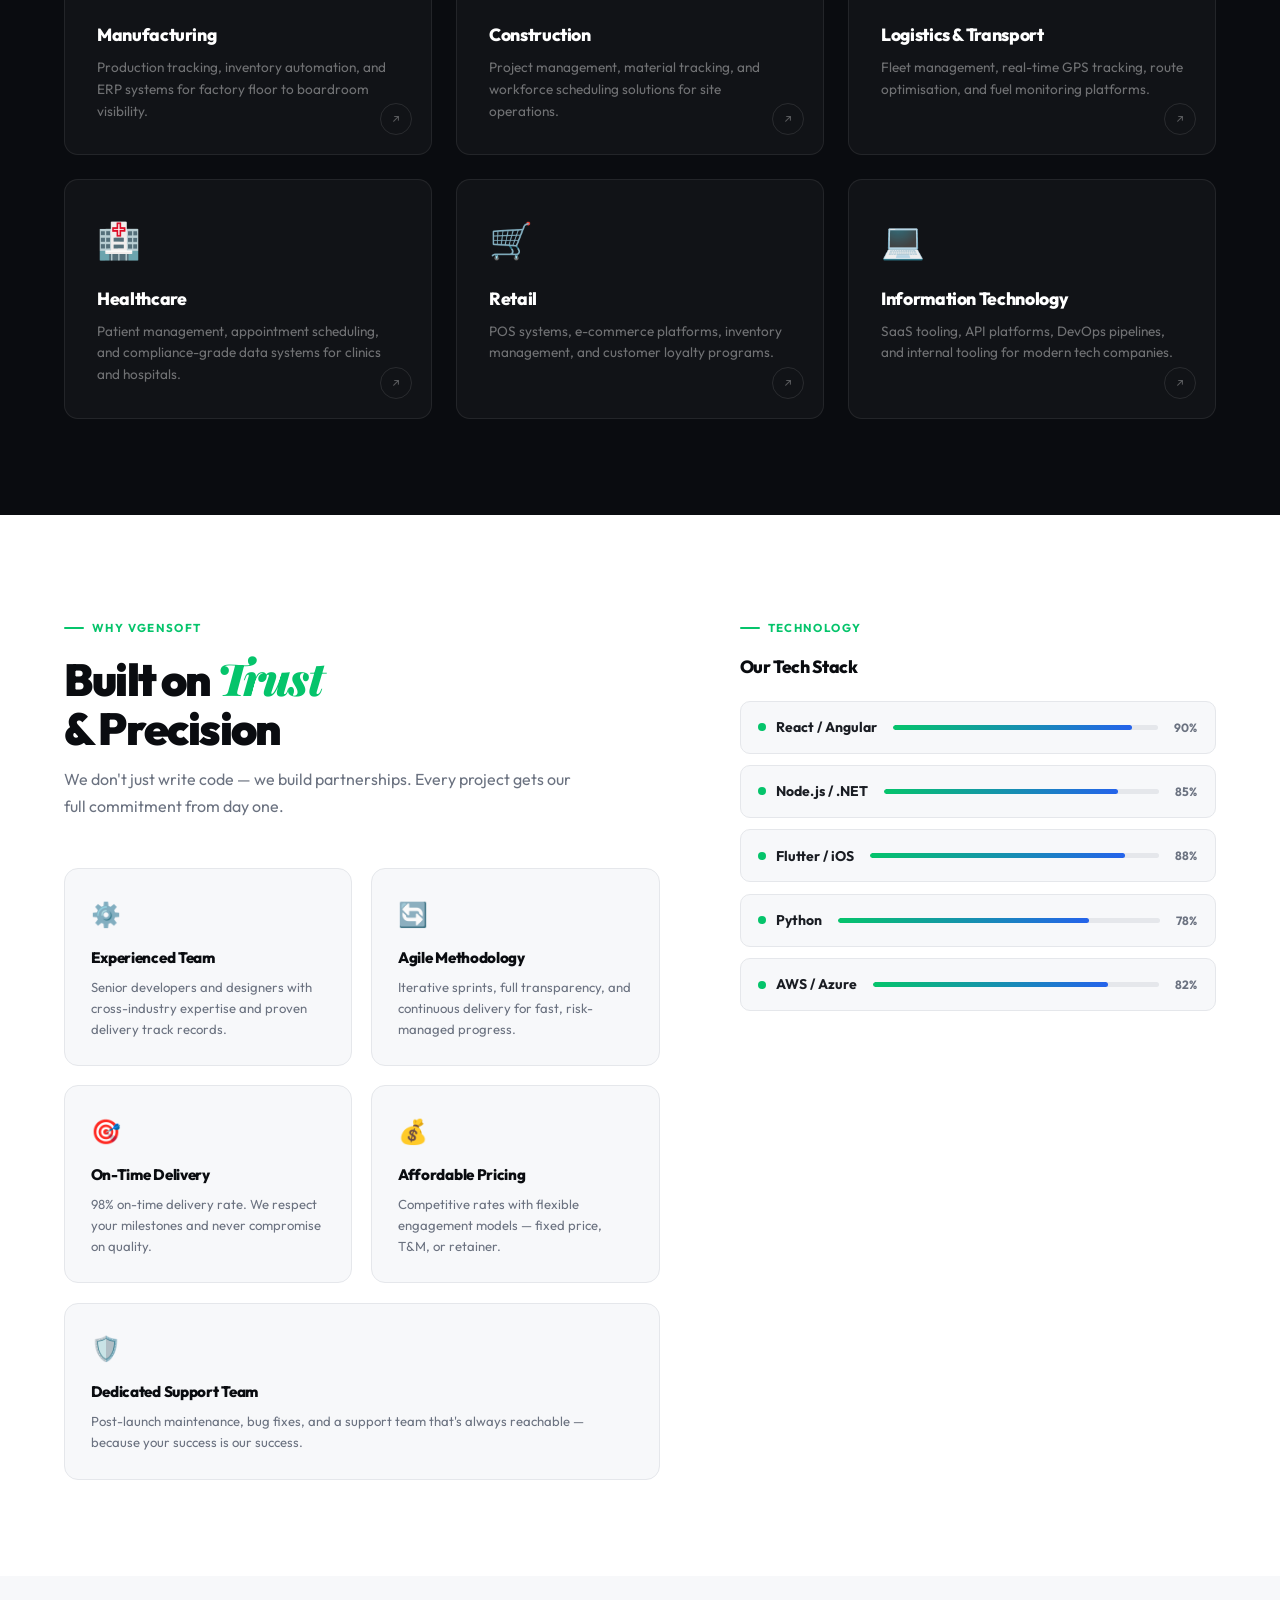
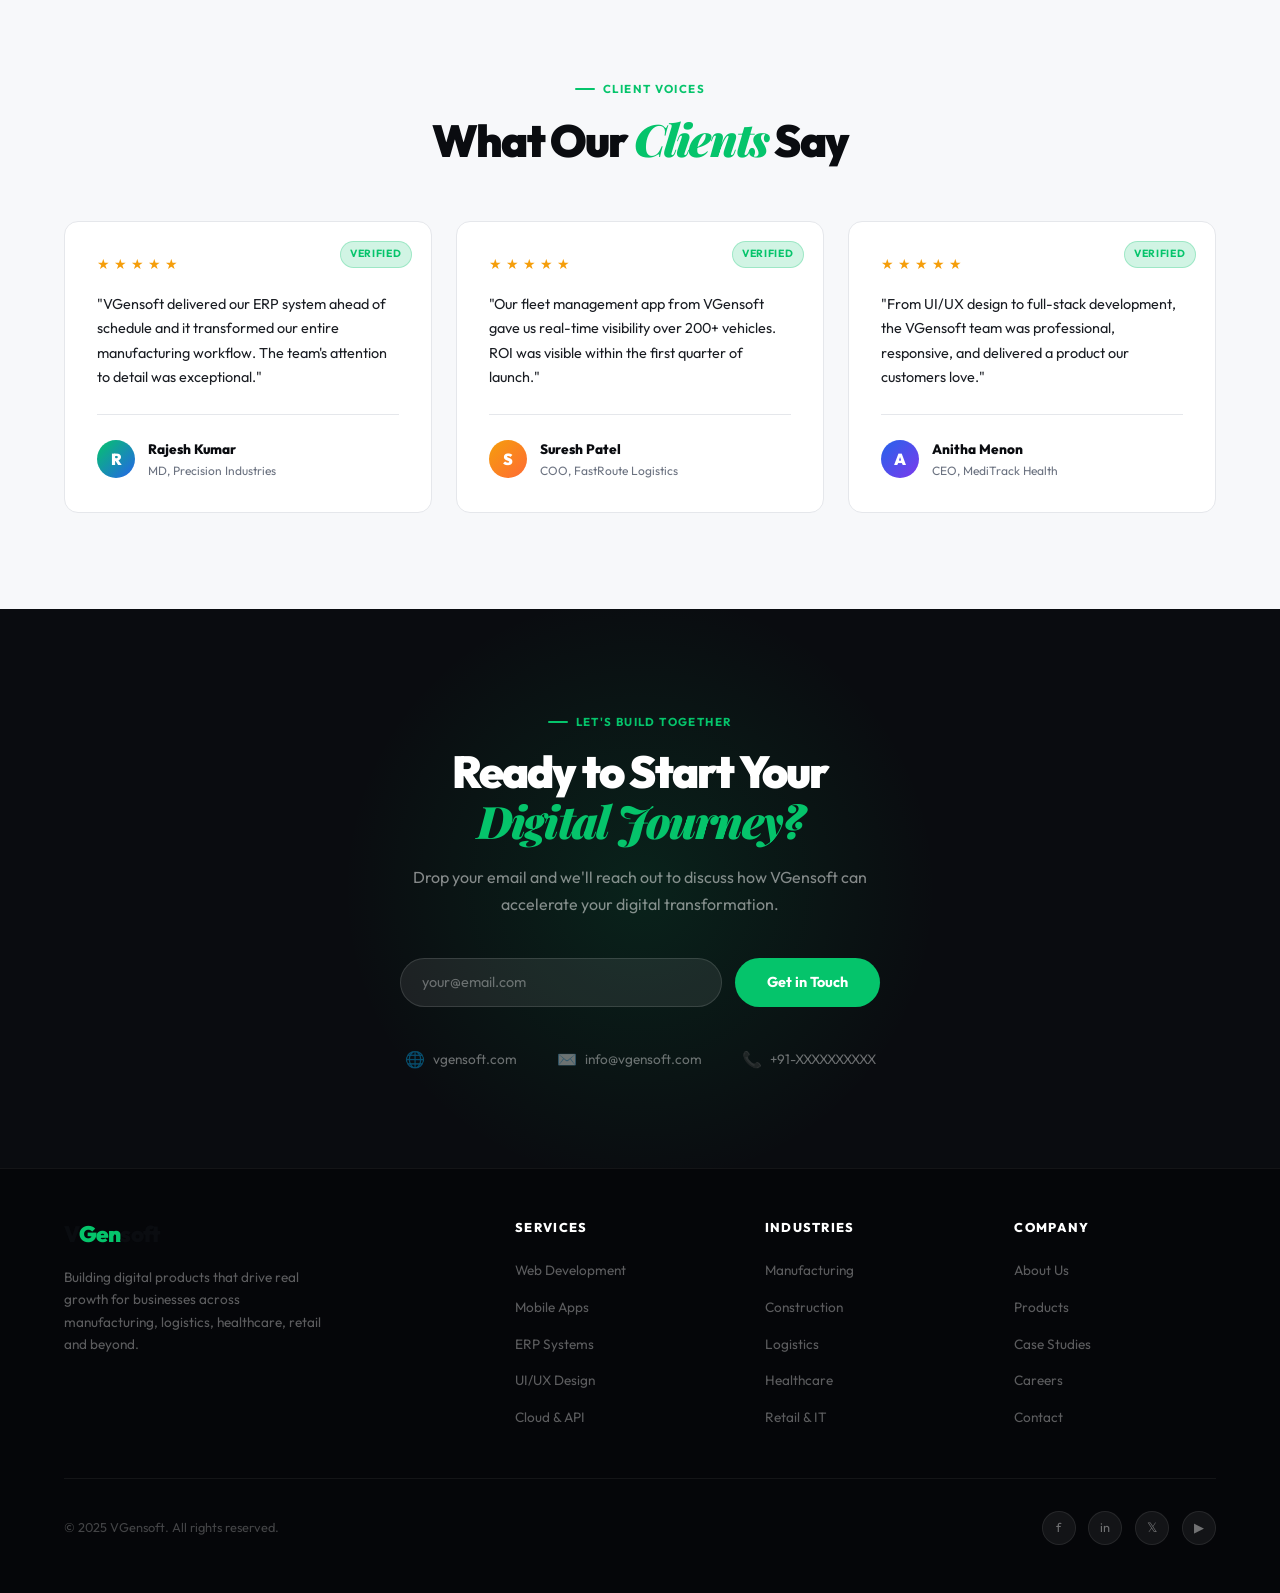
<file: summa2.html>
<!DOCTYPE html>
<html lang="en">
<head>
<meta charset="UTF-8"/>
<meta name="viewport" content="width=device-width,initial-scale=1.0"/>
<title>VGensoft – Smart Digital Solutions</title>
<link rel="preconnect" href="https://fonts.googleapis.com">
<link href="https://fonts.googleapis.com/css2?family=Outfit:wght@300;400;500;600;700;800;900&family=Playfair+Display:ital,wght@0,700;0,900;1,700&display=swap" rel="stylesheet">
<style>
:root{
  --white:#ffffff;
  --off:#f7f8fa;
  --dark:#0a0c10;
  --ink:#1a1d23;
  --muted:#6b7280;
  --border:#e5e7eb;
  --green:#05c46b;
  --green-dark:#04a85b;
  --green-glow:rgba(5,196,107,0.18);
  --orange:#ff6b35;
  --blue:#2563eb;
  --radius:14px;
  --shadow:0 4px 32px rgba(0,0,0,0.08);
  --shadow-lg:0 20px 60px rgba(0,0,0,0.12);
}

*,*::before,*::after{margin:0;padding:0;box-sizing:border-box}
html{scroll-behavior:smooth}
body{font-family:'Outfit',sans-serif;background:var(--white);color:var(--ink);overflow-x:hidden;line-height:1.6}
::-webkit-scrollbar{width:4px}
::-webkit-scrollbar-thumb{background:var(--green);border-radius:2px}

/* ═══ CURSOR ═══ */
.cursor{width:12px;height:12px;border-radius:50%;background:var(--green);position:fixed;top:0;left:0;pointer-events:none;z-index:9999;transition:transform .15s,width .2s,height .2s;mix-blend-mode:multiply}
.cursor-ring{width:36px;height:36px;border-radius:50%;border:1.5px solid var(--green);position:fixed;top:0;left:0;pointer-events:none;z-index:9998;transition:transform .08s}

/* ═══ NAV ═══ */
nav{
  position:fixed;top:0;left:0;right:0;z-index:500;
  display:flex;align-items:center;justify-content:space-between;
  padding:1.2rem 5%;
  background:rgba(255,255,255,0.9);
  backdrop-filter:blur(20px);
  border-bottom:1px solid transparent;
  transition:.3s;
}
nav.scrolled{border-bottom-color:var(--border);padding:.9rem 5%}
.logo{font-family:'Outfit',sans-serif;font-weight:900;font-size:1.6rem;color:var(--dark);text-decoration:none;letter-spacing:-0.04em}
.logo em{font-style:normal;color:var(--green)}
.nav-menu{display:flex;align-items:center;gap:2.5rem;list-style:none}
.nav-menu a{text-decoration:none;color:var(--muted);font-size:.875rem;font-weight:500;letter-spacing:.02em;transition:.2s}
.nav-menu a:hover{color:var(--ink)}
.nav-btn{
  background:var(--dark);color:var(--white);
  padding:.6rem 1.6rem;border-radius:100px;
  font-size:.85rem;font-weight:700;
  text-decoration:none;transition:.25s;
  letter-spacing:.01em;
}
.nav-btn:hover{background:var(--green);color:var(--white);transform:translateY(-1px)}
.burger{display:none;flex-direction:column;gap:5px;cursor:pointer;padding:4px}
.burger span{width:22px;height:2px;background:var(--ink);border-radius:2px;transition:.3s}

/* ═══ HERO ═══ */
#hero{
  min-height:100vh;
  display:flex;align-items:center;
  padding:7rem 5% 5rem;
  position:relative;overflow:hidden;
  background:var(--white);
}
.hero-bg-grid{
  position:absolute;inset:0;
  background-image:
    linear-gradient(rgba(5,196,107,.06) 1px,transparent 1px),
    linear-gradient(90deg,rgba(5,196,107,.06) 1px,transparent 1px);
  background-size:60px 60px;
  pointer-events:none;
}
.hero-blob{
  position:absolute;top:-20%;right:-10%;
  width:600px;height:600px;border-radius:50%;
  background:radial-gradient(circle,rgba(5,196,107,.12) 0%,transparent 70%);
  pointer-events:none;animation:blobFloat 8s ease-in-out infinite;
}
.hero-blob2{
  position:absolute;bottom:-10%;left:-5%;
  width:400px;height:400px;border-radius:50%;
  background:radial-gradient(circle,rgba(37,99,235,.07) 0%,transparent 70%);
  pointer-events:none;animation:blobFloat 10s 2s ease-in-out infinite;
}
@keyframes blobFloat{0%,100%{transform:translate(0,0) scale(1)}50%{transform:translate(20px,-20px) scale(1.05)}}

.hero-inner{max-width:1300px;margin:0 auto;width:100%;display:grid;grid-template-columns:1fr 1fr;gap:5rem;align-items:center}
.hero-eyebrow{
  display:inline-flex;align-items:center;gap:.6rem;
  background:var(--green-glow);border:1px solid rgba(5,196,107,.3);
  color:var(--green-dark);font-size:.75rem;font-weight:700;
  letter-spacing:.1em;text-transform:uppercase;
  padding:.4rem 1rem;border-radius:100px;margin-bottom:1.5rem;
  animation:fadeSlide .6s ease both;
}
.dot-pulse{width:7px;height:7px;background:var(--green);border-radius:50%;animation:ping 1.5s infinite}
@keyframes ping{0%,100%{opacity:1;transform:scale(1)}50%{opacity:.5;transform:scale(1.3)}}

.hero-title{
  font-family:'Outfit',sans-serif;
  font-size:clamp(3rem,5.5vw,5rem);
  font-weight:900;line-height:1.02;
  letter-spacing:-0.04em;color:var(--dark);
  animation:fadeSlide .7s .1s ease both;
}
.hero-title .line2{
  font-family:'Playfair Display',serif;
  font-style:italic;color:var(--green);
  font-weight:700;
}
.hero-title .stroke{
  -webkit-text-stroke:2px var(--dark);
  color:transparent;font-style:normal;
}
.hero-desc{
  margin-top:1.5rem;font-size:1.05rem;color:var(--muted);
  max-width:460px;line-height:1.75;
  animation:fadeSlide .7s .2s ease both;
}
.hero-actions{
  display:flex;gap:1rem;margin-top:2.5rem;flex-wrap:wrap;
  animation:fadeSlide .7s .3s ease both;
}
.btn-green{
  background:var(--green);color:var(--white);
  padding:.85rem 2.2rem;border-radius:100px;
  font-weight:700;font-size:.95rem;
  text-decoration:none;transition:.25s;
  box-shadow:0 6px 30px rgba(5,196,107,.35);
}
.btn-green:hover{background:var(--green-dark);transform:translateY(-2px);box-shadow:0 10px 40px rgba(5,196,107,.4)}
.btn-ghost{
  border:2px solid var(--border);color:var(--ink);
  padding:.83rem 2rem;border-radius:100px;
  font-weight:600;font-size:.95rem;
  text-decoration:none;transition:.25s;display:flex;align-items:center;gap:.5rem;
}
.btn-ghost:hover{border-color:var(--green);color:var(--green)}

.hero-metrics{
  display:flex;gap:2.5rem;margin-top:3.5rem;
  padding-top:2.5rem;border-top:1px solid var(--border);
  animation:fadeSlide .7s .4s ease both;
}
.metric-num{font-size:2.2rem;font-weight:900;color:var(--dark);letter-spacing:-0.04em;line-height:1}
.metric-num sup{font-size:1.1rem;color:var(--green)}
.metric-lbl{font-size:.78rem;color:var(--muted);font-weight:500;margin-top:.3rem;text-transform:uppercase;letter-spacing:.06em}

/* Hero Right Visual */
.hero-right{position:relative;animation:fadeSlide .9s .15s ease both}
.main-card{
  background:var(--dark);border-radius:24px;padding:2rem;
  box-shadow:0 40px 80px rgba(0,0,0,.2);position:relative;overflow:hidden;
}
.main-card::before{
  content:'';position:absolute;top:-40px;right:-40px;
  width:200px;height:200px;border-radius:50%;
  background:radial-gradient(circle,rgba(5,196,107,.2),transparent 70%);
}
.card-header{display:flex;align-items:center;justify-content:space-between;margin-bottom:1.5rem}
.card-dots{display:flex;gap:.4rem}
.card-dots span{width:10px;height:10px;border-radius:50%}
.card-dots span:nth-child(1){background:#ff5f57}
.card-dots span:nth-child(2){background:#ffbd2e}
.card-dots span:nth-child(3){background:#28ca41}
.card-tag{font-size:.7rem;color:rgba(255,255,255,.4);letter-spacing:.08em;text-transform:uppercase}
.card-title{font-size:.8rem;color:rgba(255,255,255,.5);margin-bottom:.8rem;letter-spacing:.04em}
.chart-bars{display:flex;align-items:flex-end;gap:.5rem;height:90px;margin-bottom:1.5rem}
.bar-item{flex:1;border-radius:6px 6px 0 0;position:relative;transition:height .3s}
.bar-item.b1{background:linear-gradient(180deg,var(--green),rgba(5,196,107,.4));height:60%}
.bar-item.b2{background:linear-gradient(180deg,#2563eb,rgba(37,99,235,.4));height:80%}
.bar-item.b3{background:linear-gradient(180deg,#f59e0b,rgba(245,158,11,.4));height:45%}
.bar-item.b4{background:linear-gradient(180deg,var(--green),rgba(5,196,107,.4));height:95%}
.bar-item.b5{background:linear-gradient(180deg,#2563eb,rgba(37,99,235,.4));height:65%}
.bar-item.b6{background:linear-gradient(180deg,#f59e0b,rgba(245,158,11,.4));height:55%}
.bar-item.b7{background:linear-gradient(180deg,var(--green),rgba(5,196,107,.4));height:75%}
.card-stat{display:flex;justify-content:space-between;align-items:center}
.stat-big{font-family:'Outfit',sans-serif;font-size:2.2rem;font-weight:900;color:var(--white);letter-spacing:-.04em}
.stat-badge{background:rgba(5,196,107,.15);border:1px solid rgba(5,196,107,.3);color:var(--green);font-size:.75rem;font-weight:700;padding:.3rem .7rem;border-radius:100px}
.card-label{font-size:.75rem;color:rgba(255,255,255,.4);margin-top:.3rem}

/* Floating mini cards */
.float-card{
  position:absolute;background:var(--white);border-radius:16px;
  padding:1rem 1.2rem;box-shadow:var(--shadow-lg);
  border:1px solid var(--border);
}
.fc1{top:-20px;right:-30px;width:190px;animation:floatY 4s ease-in-out infinite}
.fc2{bottom:30px;left:-40px;width:170px;animation:floatY 5s 1.5s ease-in-out infinite}
@keyframes floatY{0%,100%{transform:translateY(0)}50%{transform:translateY(-10px)}}
.fc-icon{font-size:1.4rem;margin-bottom:.4rem}
.fc-title{font-size:.75rem;font-weight:700;color:var(--ink);margin-bottom:.2rem}
.fc-sub{font-size:.68rem;color:var(--muted)}
.fc-val{font-size:1.1rem;font-weight:900;color:var(--green);letter-spacing:-.03em}

/* Stack chips */
.stack-chips{display:flex;flex-wrap:wrap;gap:.35rem;margin-top:.8rem}
.sc{font-size:.65rem;font-weight:600;padding:.25rem .6rem;border-radius:100px;background:var(--off);color:var(--ink);border:1px solid var(--border)}

/* ═══ ANIMATIONS ═══ */
@keyframes fadeSlide{from{opacity:0;transform:translateY(28px)}to{opacity:1;transform:translateY(0)}}
.reveal{opacity:0;transform:translateY(32px);transition:opacity .7s,transform .7s}
.reveal.on{opacity:1;transform:translateY(0)}
.reveal-delay-1{transition-delay:.1s}
.reveal-delay-2{transition-delay:.2s}
.reveal-delay-3{transition-delay:.3s}

/* ═══ SECTION BASE ═══ */
section{padding:6rem 5%;position:relative}
.sec-label{
  display:inline-flex;align-items:center;gap:.5rem;
  font-size:.72rem;font-weight:700;letter-spacing:.12em;
  text-transform:uppercase;color:var(--green);margin-bottom:1rem;
}
.sec-label::before{content:'';width:20px;height:2px;background:var(--green);border-radius:1px}
h2.sec-title{
  font-family:'Outfit',sans-serif;font-size:clamp(2rem,3.5vw,3rem);
  font-weight:900;color:var(--dark);letter-spacing:-.04em;line-height:1.1;
}
h2.sec-title em{font-style:italic;font-family:'Playfair Display',serif;color:var(--green)}
.sec-sub{color:var(--muted);font-size:1rem;max-width:520px;margin-top:.75rem;line-height:1.7}

/* ═══ MARQUEE STRIP ═══ */
.marquee-strip{
  background:var(--dark);padding:1.2rem 0;
  overflow:hidden;white-space:nowrap;
}
.marquee-track{
  display:inline-flex;gap:3rem;
  animation:marquee 18s linear infinite;
}
.marquee-item{
  font-family:'Outfit',sans-serif;font-size:.85rem;font-weight:700;
  color:rgba(255,255,255,.5);letter-spacing:.06em;text-transform:uppercase;
  display:inline-flex;align-items:center;gap:.8rem;
}
.marquee-item::after{content:'✦';color:var(--green);font-size:.6rem}
@keyframes marquee{from{transform:translateX(0)}to{transform:translateX(-50%)}}

/* ═══ SERVICES ═══ */
#services{background:var(--off)}
.services-layout{max-width:1300px;margin:0 auto}
.services-grid{
  display:grid;grid-template-columns:repeat(3,1fr);gap:1.5rem;
  margin-top:3.5rem;
}
.svc-card{
  background:var(--white);border-radius:var(--radius);
  padding:2rem;border:1.5px solid var(--border);
  transition:.3s;position:relative;overflow:hidden;cursor:default;
}
.svc-card::after{
  content:'';position:absolute;bottom:0;left:0;right:0;
  height:3px;background:var(--green);transform:scaleX(0);transform-origin:left;
  transition:.35s;
}
.svc-card:hover{border-color:rgba(5,196,107,.4);transform:translateY(-5px);box-shadow:var(--shadow-lg)}
.svc-card:hover::after{transform:scaleX(1)}
.svc-num{font-size:.72rem;font-weight:700;color:var(--green);letter-spacing:.1em;margin-bottom:1.2rem;opacity:.7}
.svc-icon-wrap{
  width:52px;height:52px;border-radius:14px;
  background:var(--off);display:flex;align-items:center;justify-content:center;
  font-size:1.4rem;margin-bottom:1.2rem;transition:.3s;border:1.5px solid var(--border);
}
.svc-card:hover .svc-icon-wrap{background:var(--green-glow);border-color:rgba(5,196,107,.3)}
.svc-name{font-weight:800;font-size:1.1rem;color:var(--dark);margin-bottom:.5rem;letter-spacing:-.02em}
.svc-desc{font-size:.875rem;color:var(--muted);line-height:1.65}
.svc-link{
  display:inline-flex;align-items:center;gap:.4rem;
  font-size:.82rem;font-weight:700;color:var(--green);
  margin-top:1.2rem;text-decoration:none;
}
.svc-link svg{transition:.2s}
.svc-card:hover .svc-link svg{transform:translateX(4px)}

/* ═══ ABOUT / MISSION ═══ */
#about{background:var(--white)}
.about-inner{
  max-width:1300px;margin:0 auto;
  display:grid;grid-template-columns:1fr 1fr;gap:5rem;align-items:center;
}
.about-visual{position:relative}
.about-img-box{
  background:linear-gradient(135deg,#0a0c10 0%,#1a2a1a 100%);
  border-radius:24px;padding:2.5rem;
  min-height:420px;display:flex;flex-direction:column;justify-content:space-between;
  position:relative;overflow:hidden;
}
.about-img-box::before{
  content:'';position:absolute;top:-60px;left:-60px;
  width:250px;height:250px;border-radius:50%;
  background:radial-gradient(circle,rgba(5,196,107,.15),transparent 70%);
}
.about-big-text{
  font-family:'Outfit',sans-serif;font-size:5rem;font-weight:900;
  color:rgba(255,255,255,.06);letter-spacing:-.06em;line-height:1;
  user-select:none;
}
.about-stats-grid{display:grid;grid-template-columns:1fr 1fr;gap:1.2rem}
.about-stat{background:rgba(255,255,255,.05);border-radius:12px;padding:1.2rem;border:1px solid rgba(255,255,255,.08)}
.about-stat-num{font-size:2rem;font-weight:900;color:var(--white);letter-spacing:-.04em}
.about-stat-num sup{font-size:1rem;color:var(--green)}
.about-stat-lbl{font-size:.72rem;color:rgba(255,255,255,.4);margin-top:.2rem;text-transform:uppercase;letter-spacing:.06em}
.process-badge{
  position:absolute;top:1.5rem;right:1.5rem;
  background:var(--green);color:var(--white);
  font-size:.7rem;font-weight:800;letter-spacing:.08em;
  text-transform:uppercase;padding:.4rem .9rem;border-radius:100px;
}

.about-content .sec-sub{max-width:100%}
.bullet-list{list-style:none;margin-top:2rem;display:flex;flex-direction:column;gap:1rem}
.bullet-list li{
  display:flex;align-items:center;gap:.9rem;
  font-size:.925rem;color:var(--ink);font-weight:500;
}
.bullet-list li::before{
  content:'';width:8px;height:8px;border-radius:50%;
  background:var(--green);flex-shrink:0;
}

.process-row{
  display:flex;gap:0;margin-top:2.5rem;
  border:1.5px solid var(--border);border-radius:14px;overflow:hidden;
}
.proc-step{
  flex:1;padding:1rem .8rem;text-align:center;
  border-right:1.5px solid var(--border);position:relative;
  transition:.2s;
}
.proc-step:last-child{border-right:none}
.proc-step:hover{background:var(--off)}
.proc-step:hover .ps-num{color:var(--green)}
.ps-num{font-size:1.1rem;font-weight:900;color:var(--border);transition:.2s;letter-spacing:-.04em}
.ps-name{font-size:.62rem;color:var(--muted);font-weight:600;text-transform:uppercase;letter-spacing:.04em;margin-top:.2rem}
.ps-arrow{
  position:absolute;right:-8px;top:50%;transform:translateY(-50%);
  width:14px;height:14px;background:var(--white);
  border-top:1.5px solid var(--border);border-right:1.5px solid var(--border);
  rotate:45deg;z-index:1;
}
.proc-step:last-child .ps-arrow{display:none}

/* ═══ INDUSTRIES ═══ */
#industries{background:var(--dark);overflow:hidden}
.ind-inner{max-width:1300px;margin:0 auto}
.ind-inner .sec-label{color:var(--green)}
.ind-inner .sec-title{color:var(--white)}
.ind-inner .sec-sub{color:rgba(255,255,255,.5)}
.ind-grid{
  display:grid;grid-template-columns:repeat(3,1fr);gap:1.5rem;margin-top:3.5rem;
}
.ind-card{
  border:1px solid rgba(255,255,255,.08);border-radius:var(--radius);
  padding:2rem;transition:.3s;position:relative;overflow:hidden;cursor:default;
  background:rgba(255,255,255,.03);
}
.ind-card:hover{border-color:rgba(5,196,107,.35);background:rgba(5,196,107,.05);transform:translateY(-4px)}
.ind-emoji{font-size:2.2rem;margin-bottom:1rem}
.ind-name{font-weight:800;font-size:1.1rem;color:var(--white);margin-bottom:.5rem;letter-spacing:-.02em}
.ind-desc{font-size:.85rem;color:rgba(255,255,255,.4);line-height:1.6}
.ind-corner{
  position:absolute;bottom:1.2rem;right:1.2rem;
  width:32px;height:32px;border-radius:50%;
  border:1px solid rgba(255,255,255,.1);
  display:flex;align-items:center;justify-content:center;
  font-size:.75rem;color:rgba(255,255,255,.3);transition:.3s;
}
.ind-card:hover .ind-corner{border-color:var(--green);color:var(--green);transform:rotate(45deg)}

/* ═══ WHY US ═══ */
#why{background:var(--white)}
.why-inner{max-width:1300px;margin:0 auto;display:grid;grid-template-columns:5fr 4fr;gap:5rem;align-items:start}
.why-grid{display:grid;grid-template-columns:1fr 1fr;gap:1.2rem;margin-top:3rem}
.why-card{
  background:var(--off);border-radius:var(--radius);padding:1.6rem;
  border:1.5px solid var(--border);transition:.3s;
}
.why-card:hover{border-color:rgba(5,196,107,.4);background:rgba(5,196,107,.04)}
.why-card-icon{font-size:1.5rem;margin-bottom:.8rem}
.why-card-title{font-weight:800;font-size:.95rem;color:var(--dark);margin-bottom:.4rem;letter-spacing:-.02em}
.why-card-desc{font-size:.82rem;color:var(--muted);line-height:1.6}

/* Tech Stack side */
.tech-aside{margin-top:3rem}
.ta-title{font-weight:800;font-size:1.1rem;color:var(--dark);margin-bottom:1.2rem;letter-spacing:-.02em}
.tech-list{display:flex;flex-direction:column;gap:.7rem}
.tech-row{
  display:flex;align-items:center;justify-content:space-between;
  background:var(--off);border-radius:10px;padding:.9rem 1.1rem;
  border:1.5px solid var(--border);transition:.2s;
}
.tech-row:hover{border-color:rgba(5,196,107,.35)}
.tech-name{font-weight:700;font-size:.875rem;color:var(--ink);display:flex;align-items:center;gap:.6rem}
.tech-dot{width:8px;height:8px;border-radius:50%;background:var(--green)}
.tech-track{flex:1;height:5px;background:var(--border);border-radius:3px;margin:0 1rem;overflow:hidden}
.tech-fill{height:100%;border-radius:3px;background:linear-gradient(90deg,var(--green),#2563eb);transition:width 1.5s cubic-bezier(.4,0,.2,1)}
.tech-pct{font-size:.75rem;font-weight:700;color:var(--muted)}

/* ═══ TESTIMONIAL / TRUST ═══ */
#trust{background:var(--off)}
.trust-inner{max-width:1300px;margin:0 auto;text-align:center}
.trust-grid{
  display:grid;grid-template-columns:repeat(3,1fr);gap:1.5rem;margin-top:3.5rem;text-align:left;
}
.trust-card{
  background:var(--white);border-radius:var(--radius);padding:2rem;
  border:1.5px solid var(--border);transition:.3s;position:relative;
}
.trust-card:hover{box-shadow:var(--shadow-lg);transform:translateY(-4px)}
.trust-stars{display:flex;gap:.25rem;margin-bottom:1rem}
.star{color:#f59e0b;font-size:.85rem}
.trust-quote{font-size:.9rem;color:var(--ink);line-height:1.7;font-weight:400}
.trust-author{display:flex;align-items:center;gap:.8rem;margin-top:1.5rem;padding-top:1.5rem;border-top:1px solid var(--border)}
.trust-avatar{width:38px;height:38px;border-radius:50%;display:flex;align-items:center;justify-content:center;font-size:1rem;font-weight:900;color:var(--white)}
.av1{background:linear-gradient(135deg,var(--green),#2563eb)}
.av2{background:linear-gradient(135deg,#f59e0b,var(--orange))}
.av3{background:linear-gradient(135deg,#2563eb,#7c3aed)}
.trust-name{font-weight:800;font-size:.85rem;color:var(--dark)}
.trust-role{font-size:.75rem;color:var(--muted)}
.trust-badge{position:absolute;top:1.2rem;right:1.2rem;background:var(--green-glow);border:1px solid rgba(5,196,107,.25);color:var(--green);font-size:.65rem;font-weight:700;letter-spacing:.06em;text-transform:uppercase;padding:.25rem .6rem;border-radius:100px}

/* ═══ CTA ═══ */
#cta{
  background:var(--dark);
  position:relative;overflow:hidden;
}
#cta::before{
  content:'';position:absolute;top:50%;left:50%;transform:translate(-50%,-50%);
  width:600px;height:600px;border-radius:50%;
  background:radial-gradient(circle,rgba(5,196,107,.12),transparent 70%);
  pointer-events:none;
}
.cta-inner{max-width:700px;margin:0 auto;text-align:center;position:relative;z-index:1}
.cta-inner .sec-label{justify-content:center}
.cta-inner .sec-title{color:var(--white)}
.cta-desc{color:rgba(255,255,255,.5);font-size:1rem;margin:1rem auto 2.5rem;max-width:480px;line-height:1.7}
.cta-form{display:flex;gap:.8rem;max-width:480px;margin:0 auto;flex-wrap:wrap}
.cta-form input{
  flex:1;min-width:220px;
  padding:.9rem 1.3rem;border-radius:100px;
  background:rgba(255,255,255,.08);
  border:1.5px solid rgba(255,255,255,.12);
  color:var(--white);font-size:.9rem;
  font-family:'Outfit',sans-serif;outline:none;transition:.2s;
}
.cta-form input::placeholder{color:rgba(255,255,255,.35)}
.cta-form input:focus{border-color:var(--green);background:rgba(5,196,107,.08)}
.cta-form button{
  padding:.9rem 2rem;border-radius:100px;
  background:var(--green);color:var(--white);
  border:none;font-weight:700;font-size:.9rem;cursor:pointer;
  font-family:'Outfit',sans-serif;transition:.25s;white-space:nowrap;
}
.cta-form button:hover{background:var(--green-dark);box-shadow:0 8px 30px rgba(5,196,107,.35)}
#cta-msg{color:var(--green);font-size:.85rem;margin-top:1rem;font-weight:600;display:none}
.contact-links{display:flex;justify-content:center;gap:2.5rem;flex-wrap:wrap;margin-top:2.5rem}
.contact-link{display:flex;align-items:center;gap:.5rem;color:rgba(255,255,255,.4);font-size:.85rem;text-decoration:none;transition:.2s}
.contact-link:hover{color:var(--green)}
.contact-link span{font-size:1rem}

/* ═══ FOOTER ═══ */
footer{
  background:#050609;
  padding:3rem 5%;
  border-top:1px solid rgba(255,255,255,.06);
}
.footer-inner{max-width:1300px;margin:0 auto}
.footer-top{display:grid;grid-template-columns:2fr 1fr 1fr 1fr;gap:3rem;padding-bottom:3rem;border-bottom:1px solid rgba(255,255,255,.06)}
.footer-brand .logo{font-size:1.4rem;display:block;margin-bottom:.8rem}
.footer-brand p{font-size:.85rem;color:rgba(255,255,255,.35);line-height:1.65;max-width:260px}
.footer-col h4{font-size:.8rem;font-weight:800;color:var(--white);text-transform:uppercase;letter-spacing:.1em;margin-bottom:1.2rem}
.footer-col ul{list-style:none;display:flex;flex-direction:column;gap:.7rem}
.footer-col ul li a{font-size:.85rem;color:rgba(255,255,255,.35);text-decoration:none;transition:.2s}
.footer-col ul li a:hover{color:var(--green)}
.footer-bottom{display:flex;justify-content:space-between;align-items:center;padding-top:2rem;flex-wrap:wrap;gap:1rem}
.footer-copy{font-size:.8rem;color:rgba(255,255,255,.25)}
.footer-socials{display:flex;gap:.8rem}
.social-btn{
  width:34px;height:34px;border-radius:50%;
  background:rgba(255,255,255,.06);border:1px solid rgba(255,255,255,.08);
  display:flex;align-items:center;justify-content:center;
  color:rgba(255,255,255,.4);font-size:.8rem;text-decoration:none;
  transition:.2s;
}
.social-btn:hover{background:var(--green);border-color:var(--green);color:var(--white)}

/* ═══ MOBILE ═══ */
.mob-nav{display:none;position:fixed;top:65px;left:0;right:0;z-index:499;background:var(--white);border-bottom:1px solid var(--border);flex-direction:column;padding:1.5rem 5%}
.mob-nav.open{display:flex}
.mob-nav a{padding:.75rem 0;color:var(--ink);text-decoration:none;font-weight:500;border-bottom:1px solid var(--border);font-size:.95rem}
.mob-nav a:last-child{border:none;color:var(--green);font-weight:700;margin-top:.5rem}

@media(max-width:1024px){
  .hero-inner,.about-inner,.why-inner{grid-template-columns:1fr;gap:3rem}
  .hero-right{order:-1}
  .services-grid,.ind-grid,.trust-grid{grid-template-columns:1fr 1fr}
  .footer-top{grid-template-columns:1fr 1fr;gap:2rem}
}
@media(max-width:768px){
  .nav-menu,.nav-btn{display:none}
  .burger{display:flex}
  .services-grid,.ind-grid,.trust-grid,.why-grid{grid-template-columns:1fr}
  .hero-metrics{gap:1.5rem}
  .metric-num{font-size:1.7rem}
  .about-stats-grid{grid-template-columns:1fr 1fr}
  .process-row{flex-wrap:wrap}
  .footer-top{grid-template-columns:1fr}
  .footer-bottom{flex-direction:column;text-align:center}
  .hero-right{display:none}
  .cta-form{flex-direction:column}
  .cta-form input,.cta-form button{width:100%;border-radius:12px}
}
</style>
</head>
<body>

<!-- Cursor -->
<div class="cursor" id="cur"></div>
<div class="cursor-ring" id="ring"></div>

<!-- NAV -->
<nav id="nav">
  <a href="#" class="logo">V<em>Gen</em>soft</a>
  <ul class="nav-menu">
    <li><a href="#services">Services</a></li>
    <li><a href="#about">About</a></li>
    <li><a href="#industries">Industries</a></li>
    <li><a href="#why">Why Us</a></li>
  </ul>
  <a href="#cta" class="nav-btn">Get Started →</a>
  <div class="burger" id="burger" onclick="toggleNav()">
    <span></span><span></span><span></span>
  </div>
</nav>
<div class="mob-nav" id="mob-nav">
  <a href="#services" onclick="toggleNav()">Services</a>
  <a href="#about" onclick="toggleNav()">About</a>
  <a href="#industries" onclick="toggleNav()">Industries</a>
  <a href="#why" onclick="toggleNav()">Why Us</a>
  <a href="#cta" onclick="toggleNav()">Get Started →</a>
</div>

<!-- ═══ HERO ═══ -->
<section id="hero">
  <div class="hero-bg-grid"></div>
  <div class="hero-blob"></div>
  <div class="hero-blob2"></div>
  <div class="hero-inner">
    <div class="hero-left">
      <div class="hero-eyebrow"><div class="dot-pulse"></div>Leading Software Company</div>
      <h1 class="hero-title">
        Build Smarter.<br>
        <span class="line2">Grow Faster.</span><br>
        <span class="stroke">Digitise</span> Now.
      </h1>
      <p class="hero-desc">VGensoft delivers scalable web, mobile, and enterprise solutions — from startups to enterprises. We build technology that drives real growth.</p>
      <div class="hero-actions">
        <a href="#cta" class="btn-green">Start Your Project</a>
        <a href="#services" class="btn-ghost">
          <svg width="16" height="16" viewBox="0 0 24 24" fill="none" stroke="currentColor" stroke-width="2.5"><circle cx="12" cy="12" r="10"/><polygon points="10 8 16 12 10 16 10 8"/></svg>
          Explore Services
        </a>
      </div>
      <div class="hero-metrics">
        <div><div class="metric-num">5<sup>+</sup></div><div class="metric-lbl">Years Experience</div></div>
        <div><div class="metric-num">150<sup>+</sup></div><div class="metric-lbl">Projects Delivered</div></div>
        <div><div class="metric-num">98<sup>%</sup></div><div class="metric-lbl">Client Satisfaction</div></div>
      </div>
    </div>
    <div class="hero-right">
      <!-- Main card -->
      <div class="main-card">
        <div class="card-header">
          <div class="card-dots"><span></span><span></span><span></span></div>
          <div class="card-tag">Project Analytics</div>
        </div>
        <div class="card-title">DELIVERY PERFORMANCE</div>
        <div class="chart-bars">
          <div class="bar-item b1"></div><div class="bar-item b2"></div>
          <div class="bar-item b3"></div><div class="bar-item b4"></div>
          <div class="bar-item b5"></div><div class="bar-item b6"></div>
          <div class="bar-item b7"></div>
        </div>
        <div class="card-stat">
          <div>
            <div class="stat-big">98%</div>
            <div class="card-label">On-Time Delivery Rate</div>
          </div>
          <div class="stat-badge">↑ 12% YoY</div>
        </div>
        <div class="stack-chips" style="margin-top:1.2rem">
          <span class="sc">React</span><span class="sc">Flutter</span>
          <span class="sc">Node.js</span><span class="sc">AWS</span>
          <span class="sc">.NET</span><span class="sc">Azure</span>
        </div>
      </div>
      <!-- Float 1 -->
      <div class="float-card fc1">
        <div class="fc-icon">⚡</div>
        <div class="fc-title">Efficiency Boost</div>
        <div class="fc-val">+42%</div>
        <div class="fc-sub">Avg. client gain</div>
      </div>
      <!-- Float 2 -->
      <div class="float-card fc2">
        <div class="fc-icon">🌍</div>
        <div class="fc-title">Industries Served</div>
        <div class="fc-val">6+</div>
        <div class="fc-sub">Manufacturing to IT</div>
      </div>
    </div>
  </div>
</section>

<!-- MARQUEE -->
<div class="marquee-strip">
  <div class="marquee-track">
    <span class="marquee-item">Web Development</span>
    <span class="marquee-item">Mobile Apps</span>
    <span class="marquee-item">ERP Systems</span>
    <span class="marquee-item">UI/UX Design</span>
    <span class="marquee-item">Cloud Integration</span>
    <span class="marquee-item">SaaS Platforms</span>
    <span class="marquee-item">Fleet Management</span>
    <span class="marquee-item">CRM Systems</span>
    <span class="marquee-item">Real-Time Dashboards</span>
    <span class="marquee-item">Web Development</span>
    <span class="marquee-item">Mobile Apps</span>
    <span class="marquee-item">ERP Systems</span>
    <span class="marquee-item">UI/UX Design</span>
    <span class="marquee-item">Cloud Integration</span>
    <span class="marquee-item">SaaS Platforms</span>
    <span class="marquee-item">Fleet Management</span>
    <span class="marquee-item">CRM Systems</span>
    <span class="marquee-item">Real-Time Dashboards</span>
  </div>
</div>

<!-- ═══ SERVICES ═══ -->
<section id="services">
  <div class="services-layout">
    <div style="display:flex;justify-content:space-between;align-items:flex-end;flex-wrap:wrap;gap:1rem">
      <div>
        <div class="sec-label reveal">What We Build</div>
        <h2 class="sec-title reveal">Core <em>Services</em></h2>
        <p class="sec-sub reveal">End-to-end digital solutions engineered to scale with your business objectives.</p>
      </div>
      <a href="#cta" class="btn-green reveal" style="white-space:nowrap;flex-shrink:0">View All Services →</a>
    </div>
    <div class="services-grid">
      <div class="svc-card reveal">
        <div class="svc-num">01</div>
        <div class="svc-icon-wrap">🌐</div>
        <div class="svc-name">Web Development</div>
        <div class="svc-desc">Responsive, fast, SEO-optimized websites that convert visitors into loyal customers and rank on search engines.</div>
        <a href="#" class="svc-link">Learn more <svg width="14" height="14" viewBox="0 0 24 24" fill="none" stroke="currentColor" stroke-width="2.5"><path d="M5 12h14M12 5l7 7-7 7"/></svg></a>
      </div>
      <div class="svc-card reveal reveal-delay-1">
        <div class="svc-num">02</div>
        <div class="svc-icon-wrap">📱</div>
        <div class="svc-name">Mobile Apps</div>
        <div class="svc-desc">High-performance Android and iOS applications built with Flutter and native stacks for maximum reach and retention.</div>
        <a href="#" class="svc-link">Learn more <svg width="14" height="14" viewBox="0 0 24 24" fill="none" stroke="currentColor" stroke-width="2.5"><path d="M5 12h14M12 5l7 7-7 7"/></svg></a>
      </div>
      <div class="svc-card reveal reveal-delay-2">
        <div class="svc-num">03</div>
        <div class="svc-icon-wrap">🏢</div>
        <div class="svc-name">ERP Systems</div>
        <div class="svc-desc">Custom enterprise resource planning solutions for automation, reporting, and seamless multi-department control.</div>
        <a href="#" class="svc-link">Learn more <svg width="14" height="14" viewBox="0 0 24 24" fill="none" stroke="currentColor" stroke-width="2.5"><path d="M5 12h14M12 5l7 7-7 7"/></svg></a>
      </div>
      <div class="svc-card reveal">
        <div class="svc-num">04</div>
        <div class="svc-icon-wrap">🎨</div>
        <div class="svc-name">UI/UX Design</div>
        <div class="svc-desc">User-centered design systems crafted for clarity, engagement, and conversion — beautiful and functional.</div>
        <a href="#" class="svc-link">Learn more <svg width="14" height="14" viewBox="0 0 24 24" fill="none" stroke="currentColor" stroke-width="2.5"><path d="M5 12h14M12 5l7 7-7 7"/></svg></a>
      </div>
      <div class="svc-card reveal reveal-delay-1">
        <div class="svc-num">05</div>
        <div class="svc-icon-wrap">☁️</div>
        <div class="svc-name">Cloud & API Integration</div>
        <div class="svc-desc">Seamless cloud migrations and API integrations on AWS and Azure for modern, connected, resilient businesses.</div>
        <a href="#" class="svc-link">Learn more <svg width="14" height="14" viewBox="0 0 24 24" fill="none" stroke="currentColor" stroke-width="2.5"><path d="M5 12h14M12 5l7 7-7 7"/></svg></a>
      </div>
      <div class="svc-card reveal reveal-delay-2">
        <div class="svc-num">06</div>
        <div class="svc-icon-wrap">📊</div>
        <div class="svc-name">SaaS & Dashboards</div>
        <div class="svc-desc">Full SaaS product development, CRM, inventory, fleet management, and real-time data dashboard solutions.</div>
        <a href="#" class="svc-link">Learn more <svg width="14" height="14" viewBox="0 0 24 24" fill="none" stroke="currentColor" stroke-width="2.5"><path d="M5 12h14M12 5l7 7-7 7"/></svg></a>
      </div>
    </div>
  </div>
</section>

<!-- ═══ ABOUT ═══ -->
<section id="about">
  <div class="about-inner" style="max-width:1300px;margin:0 auto">
    <div class="about-visual reveal">
      <div class="about-img-box">
        <div class="about-big-text">VGEN<br>SOFT</div>
        <div>
          <div class="about-stats-grid">
            <div class="about-stat"><div class="about-stat-num">150<sup>+</sup></div><div class="about-stat-lbl">Projects Done</div></div>
            <div class="about-stat"><div class="about-stat-num">6<sup>+</sup></div><div class="about-stat-lbl">Industries</div></div>
            <div class="about-stat"><div class="about-stat-num">5<sup>+</sup></div><div class="about-stat-lbl">Years Active</div></div>
            <div class="about-stat"><div class="about-stat-num">98<sup>%</sup></div><div class="about-stat-lbl">Satisfaction</div></div>
          </div>
        </div>
        <div class="process-badge">Agile Certified</div>
      </div>
    </div>
    <div class="about-content">
      <div class="sec-label reveal">Who We Are</div>
      <h2 class="sec-title reveal">Technology That<br><em>Drives Growth</em></h2>
      <p class="sec-sub reveal">VGensoft is a leading software development company focused on delivering high-quality digital solutions. Our expertise lies in creating robust, secure, and scalable applications that solve real-world business challenges.</p>
      <ul class="bullet-list reveal">
        <li>Pioneer in custom software & ERP development</li>
        <li>Agile methodology for transparent, iterative delivery</li>
        <li>On-time, on-budget delivery — always</li>
        <li>Affordable pricing with flexible engagement models</li>
        <li>Dedicated post-launch support & maintenance team</li>
      </ul>
      <div class="process-row reveal" style="margin-top:2.5rem">
        <div class="proc-step"><div class="ps-num">01</div><div class="ps-name">Analyse</div><div class="ps-arrow"></div></div>
        <div class="proc-step"><div class="ps-num">02</div><div class="ps-name">Plan</div><div class="ps-arrow"></div></div>
        <div class="proc-step"><div class="ps-num">03</div><div class="ps-name">Design</div><div class="ps-arrow"></div></div>
        <div class="proc-step"><div class="ps-num">04</div><div class="ps-name">Build</div><div class="ps-arrow"></div></div>
        <div class="proc-step"><div class="ps-num">05</div><div class="ps-name">Test</div><div class="ps-arrow"></div></div>
        <div class="proc-step"><div class="ps-num">06</div><div class="ps-name">Deploy</div><div class="ps-arrow"></div></div>
        <div class="proc-step"><div class="ps-num">07</div><div class="ps-name">Support</div></div>
      </div>
    </div>
  </div>
</section>

<!-- ═══ INDUSTRIES ═══ -->
<section id="industries">
  <div class="ind-inner">
    <div class="sec-label reveal">Verticals</div>
    <h2 class="sec-title reveal">Industries We <em>Serve</em></h2>
    <p class="sec-sub reveal">Tailored solutions for the unique operational demands of every sector.</p>
    <div class="ind-grid">
      <div class="ind-card reveal">
        <div class="ind-emoji">🏭</div>
        <div class="ind-name">Manufacturing</div>
        <div class="ind-desc">Production tracking, inventory automation, and ERP systems for factory floor to boardroom visibility.</div>
        <div class="ind-corner">↗</div>
      </div>
      <div class="ind-card reveal reveal-delay-1">
        <div class="ind-emoji">🏗️</div>
        <div class="ind-name">Construction</div>
        <div class="ind-desc">Project management, material tracking, and workforce scheduling solutions for site operations.</div>
        <div class="ind-corner">↗</div>
      </div>
      <div class="ind-card reveal reveal-delay-2">
        <div class="ind-emoji">🚛</div>
        <div class="ind-name">Logistics & Transport</div>
        <div class="ind-desc">Fleet management, real-time GPS tracking, route optimisation, and fuel monitoring platforms.</div>
        <div class="ind-corner">↗</div>
      </div>
      <div class="ind-card reveal">
        <div class="ind-emoji">🏥</div>
        <div class="ind-name">Healthcare</div>
        <div class="ind-desc">Patient management, appointment scheduling, and compliance-grade data systems for clinics and hospitals.</div>
        <div class="ind-corner">↗</div>
      </div>
      <div class="ind-card reveal reveal-delay-1">
        <div class="ind-emoji">🛒</div>
        <div class="ind-name">Retail</div>
        <div class="ind-desc">POS systems, e-commerce platforms, inventory management, and customer loyalty programs.</div>
        <div class="ind-corner">↗</div>
      </div>
      <div class="ind-card reveal reveal-delay-2">
        <div class="ind-emoji">💻</div>
        <div class="ind-name">Information Technology</div>
        <div class="ind-desc">SaaS tooling, API platforms, DevOps pipelines, and internal tooling for modern tech companies.</div>
        <div class="ind-corner">↗</div>
      </div>
    </div>
  </div>
</section>

<!-- ═══ WHY US ═══ -->
<section id="why">
  <div class="why-inner">
    <div>
      <div class="sec-label reveal">Why VGensoft</div>
      <h2 class="sec-title reveal">Built on <em>Trust</em><br>& Precision</h2>
      <p class="sec-sub reveal">We don't just write code — we build partnerships. Every project gets our full commitment from day one.</p>
      <div class="why-grid">
        <div class="why-card reveal">
          <div class="why-card-icon">⚙️</div>
          <div class="why-card-title">Experienced Team</div>
          <div class="why-card-desc">Senior developers and designers with cross-industry expertise and proven delivery track records.</div>
        </div>
        <div class="why-card reveal reveal-delay-1">
          <div class="why-card-icon">🔄</div>
          <div class="why-card-title">Agile Methodology</div>
          <div class="why-card-desc">Iterative sprints, full transparency, and continuous delivery for fast, risk-managed progress.</div>
        </div>
        <div class="why-card reveal">
          <div class="why-card-icon">🎯</div>
          <div class="why-card-title">On-Time Delivery</div>
          <div class="why-card-desc">98% on-time delivery rate. We respect your milestones and never compromise on quality.</div>
        </div>
        <div class="why-card reveal reveal-delay-1">
          <div class="why-card-icon">💰</div>
          <div class="why-card-title">Affordable Pricing</div>
          <div class="why-card-desc">Competitive rates with flexible engagement models — fixed price, T&M, or retainer.</div>
        </div>
        <div class="why-card reveal" style="grid-column:1/-1">
          <div class="why-card-icon">🛡️</div>
          <div class="why-card-title">Dedicated Support Team</div>
          <div class="why-card-desc">Post-launch maintenance, bug fixes, and a support team that's always reachable — because your success is our success.</div>
        </div>
      </div>
    </div>
    <div>
      <div class="sec-label reveal">Technology</div>
      <div class="ta-title reveal">Our Tech Stack</div>
      <div class="tech-list">
        <div class="tech-row reveal"><div class="tech-name"><div class="tech-dot"></div>React / Angular</div><div class="tech-track"><div class="tech-fill" data-w="90%"></div></div><div class="tech-pct">90%</div></div>
        <div class="tech-row reveal"><div class="tech-name"><div class="tech-dot"></div>Node.js / .NET</div><div class="tech-track"><div class="tech-fill" data-w="85%"></div></div><div class="tech-pct">85%</div></div>
        <div class="tech-row reveal"><div class="tech-name"><div class="tech-dot"></div>Flutter / iOS</div><div class="tech-track"><div class="tech-fill" data-w="88%"></div></div><div class="tech-pct">88%</div></div>
        <div class="tech-row reveal"><div class="tech-name"><div class="tech-dot"></div>Python</div><div class="tech-track"><div class="tech-fill" data-w="78%"></div></div><div class="tech-pct">78%</div></div>
        <div class="tech-row reveal"><div class="tech-name"><div class="tech-dot"></div>AWS / Azure</div><div class="tech-track"><div class="tech-fill" data-w="82%"></div></div><div class="tech-pct">82%</div></div>
      </div>
    </div>
  </div>
</section>

<!-- ═══ TRUST ═══ -->
<section id="trust">
  <div class="trust-inner">
    <div class="sec-label reveal" style="justify-content:center">Client Voices</div>
    <h2 class="sec-title reveal">What Our <em>Clients</em> Say</h2>
    <div class="trust-grid">
      <div class="trust-card reveal">
        <div class="trust-badge">Verified</div>
        <div class="trust-stars"><span class="star">★</span><span class="star">★</span><span class="star">★</span><span class="star">★</span><span class="star">★</span></div>
        <div class="trust-quote">"VGensoft delivered our ERP system ahead of schedule and it transformed our entire manufacturing workflow. The team's attention to detail was exceptional."</div>
        <div class="trust-author">
          <div class="trust-avatar av1">R</div>
          <div><div class="trust-name">Rajesh Kumar</div><div class="trust-role">MD, Precision Industries</div></div>
        </div>
      </div>
      <div class="trust-card reveal reveal-delay-1">
        <div class="trust-badge">Verified</div>
        <div class="trust-stars"><span class="star">★</span><span class="star">★</span><span class="star">★</span><span class="star">★</span><span class="star">★</span></div>
        <div class="trust-quote">"Our fleet management app from VGensoft gave us real-time visibility over 200+ vehicles. ROI was visible within the first quarter of launch."</div>
        <div class="trust-author">
          <div class="trust-avatar av2">S</div>
          <div><div class="trust-name">Suresh Patel</div><div class="trust-role">COO, FastRoute Logistics</div></div>
        </div>
      </div>
      <div class="trust-card reveal reveal-delay-2">
        <div class="trust-badge">Verified</div>
        <div class="trust-stars"><span class="star">★</span><span class="star">★</span><span class="star">★</span><span class="star">★</span><span class="star">★</span></div>
        <div class="trust-quote">"From UI/UX design to full-stack development, the VGensoft team was professional, responsive, and delivered a product our customers love."</div>
        <div class="trust-author">
          <div class="trust-avatar av3">A</div>
          <div><div class="trust-name">Anitha Menon</div><div class="trust-role">CEO, MediTrack Health</div></div>
        </div>
      </div>
    </div>
  </div>
</section>

<!-- ═══ CTA ═══ -->
<section id="cta">
  <div class="cta-inner">
    <div class="sec-label reveal">Let's Build Together</div>
    <h2 class="sec-title reveal">Ready to Start Your<br><em>Digital Journey?</em></h2>
    <p class="cta-desc reveal">Drop your email and we'll reach out to discuss how VGensoft can accelerate your digital transformation.</p>
    <div class="cta-form reveal">
      <input type="email" placeholder="your@email.com" id="cta-email"/>
      <button onclick="submitCTA()">Get in Touch</button>
    </div>
    <div id="cta-msg">✓ Thanks! We'll be in touch shortly.</div>
    <div class="contact-links reveal">
      <a href="https://vgensoft.com" class="contact-link" target="_blank"><span>🌐</span> vgensoft.com</a>
      <a href="mailto:info@vgensoft.com" class="contact-link"><span>✉️</span> info@vgensoft.com</a>
      <a href="tel:+91" class="contact-link"><span>📞</span> +91-XXXXXXXXXX</a>
    </div>
  </div>
</section>

<!-- ═══ FOOTER ═══ -->
<footer>
  <div class="footer-inner">
    <div class="footer-top">
      <div class="footer-brand">
        <a href="#" class="logo">V<em>Gen</em>soft</a>
        <p>Building digital products that drive real growth for businesses across manufacturing, logistics, healthcare, retail and beyond.</p>
      </div>
      <div class="footer-col">
        <h4>Services</h4>
        <ul>
          <li><a href="#">Web Development</a></li>
          <li><a href="#">Mobile Apps</a></li>
          <li><a href="#">ERP Systems</a></li>
          <li><a href="#">UI/UX Design</a></li>
          <li><a href="#">Cloud & API</a></li>
        </ul>
      </div>
      <div class="footer-col">
        <h4>Industries</h4>
        <ul>
          <li><a href="#">Manufacturing</a></li>
          <li><a href="#">Construction</a></li>
          <li><a href="#">Logistics</a></li>
          <li><a href="#">Healthcare</a></li>
          <li><a href="#">Retail & IT</a></li>
        </ul>
      </div>
      <div class="footer-col">
        <h4>Company</h4>
        <ul>
          <li><a href="#">About Us</a></li>
          <li><a href="#">Products</a></li>
          <li><a href="#">Case Studies</a></li>
          <li><a href="#">Careers</a></li>
          <li><a href="#cta">Contact</a></li>
        </ul>
      </div>
    </div>
    <div class="footer-bottom">
      <p class="footer-copy">© 2025 VGensoft. All rights reserved.</p>
      <div class="footer-socials">
        <a href="#" class="social-btn">f</a>
        <a href="#" class="social-btn">in</a>
        <a href="#" class="social-btn">𝕏</a>
        <a href="#" class="social-btn">▶</a>
      </div>
    </div>
  </div>
</footer>

<script>
/* Cursor */
const cur=document.getElementById('cur'),ring=document.getElementById('ring');
let mx=0,my=0,rx=0,ry=0;
document.addEventListener('mousemove',e=>{mx=e.clientX;my=e.clientY;cur.style.transform=`translate(${mx-6}px,${my-6}px)`;});
function animRing(){rx+=(mx-rx-18)*.12;ry+=(my-ry-18)*.12;ring.style.transform=`translate(${rx}px,${ry}px)`;requestAnimationFrame(animRing);}
animRing();
document.querySelectorAll('a,button,.svc-card,.ind-card,.why-card').forEach(el=>{
  el.addEventListener('mouseenter',()=>{cur.style.transform+=` scale(2.5)`;ring.style.width='60px';ring.style.height='60px';});
  el.addEventListener('mouseleave',()=>{ring.style.width='36px';ring.style.height='36px';});
});

/* Nav scroll */
window.addEventListener('scroll',()=>document.getElementById('nav').classList.toggle('scrolled',scrollY>50));

/* Mobile nav */
function toggleNav(){document.getElementById('mob-nav').classList.toggle('open')}

/* Reveal */
const obs=new IntersectionObserver(entries=>{
  entries.forEach(e=>{if(e.isIntersecting){e.target.classList.add('on');obs.unobserve(e.target);}});
},{threshold:.1});
document.querySelectorAll('.reveal').forEach(r=>obs.observe(r));

/* Tech fills */
const techObs=new IntersectionObserver(entries=>{
  entries.forEach(e=>{
    if(e.isIntersecting){
      e.target.querySelectorAll('.tech-fill').forEach(f=>{f.style.width=f.dataset.w});
      techObs.unobserve(e.target);
    }
  });
},{threshold:.3});
document.querySelectorAll('.tech-list').forEach(t=>{
  t.querySelectorAll('.tech-fill').forEach(f=>f.style.width='0');
  techObs.observe(t);
});

/* CTA form */
function submitCTA(){
  const v=document.getElementById('cta-email').value.trim();
  const m=document.getElementById('cta-msg');
  if(!v||!/\S+@\S+\.\S+/.test(v)){
    document.getElementById('cta-email').style.borderColor='#ef4444';return;
  }
  document.getElementById('cta-email').style.borderColor='var(--green)';
  document.getElementById('cta-email').value='';
  m.style.display='block';
  setTimeout(()=>m.style.display='none',4000);
}

/* Bar animation */
document.querySelectorAll('.bar-item').forEach((b,i)=>{
  b.style.height='0';
  setTimeout(()=>{b.style.transition='height 1s cubic-bezier(.4,0,.2,1)';b.style.height=b.classList.contains('b1')?'60%':b.classList.contains('b2')?'80%':b.classList.contains('b3')?'45%':b.classList.contains('b4')?'95%':b.classList.contains('b5')?'65%':b.classList.contains('b6')?'55%':'75%';},400+i*100);
});
</script>
</body>
</html>
</file>
